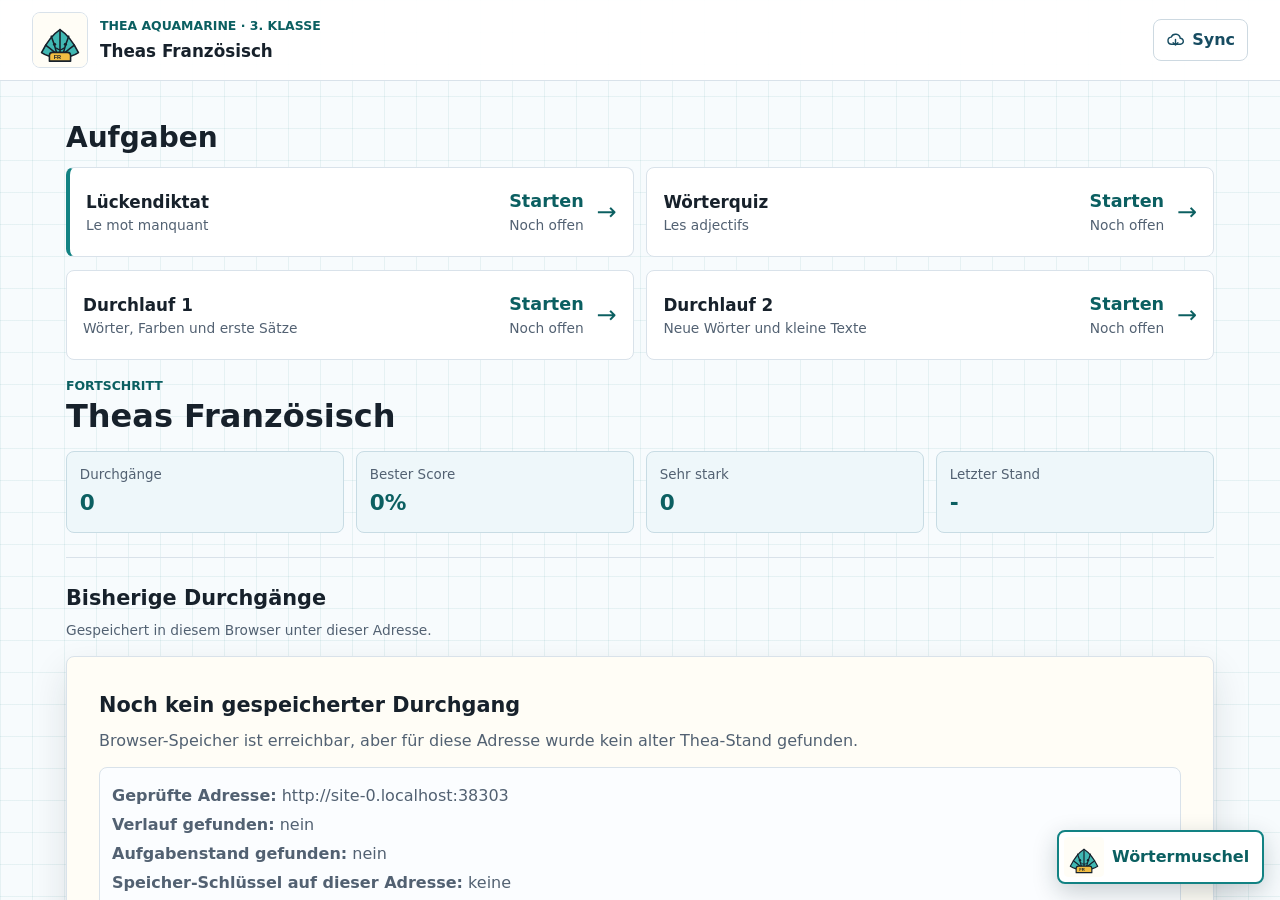
<file: docs/index.html>
<!doctype html>
<html lang="de">
  <head>
    <meta charset="utf-8">
    <meta name="viewport" content="width=device-width, initial-scale=1">
    <title>Thea Aquamarine - Französisch</title>
    <meta http-equiv="refresh" content="0; url=uebersicht.html">
    <link rel="canonical" href="uebersicht.html">
  </head>
  <body>
    <p><a href="uebersicht.html">Theas Französisch-Startseite öffnen</a></p>
  </body>
</html>
</file>
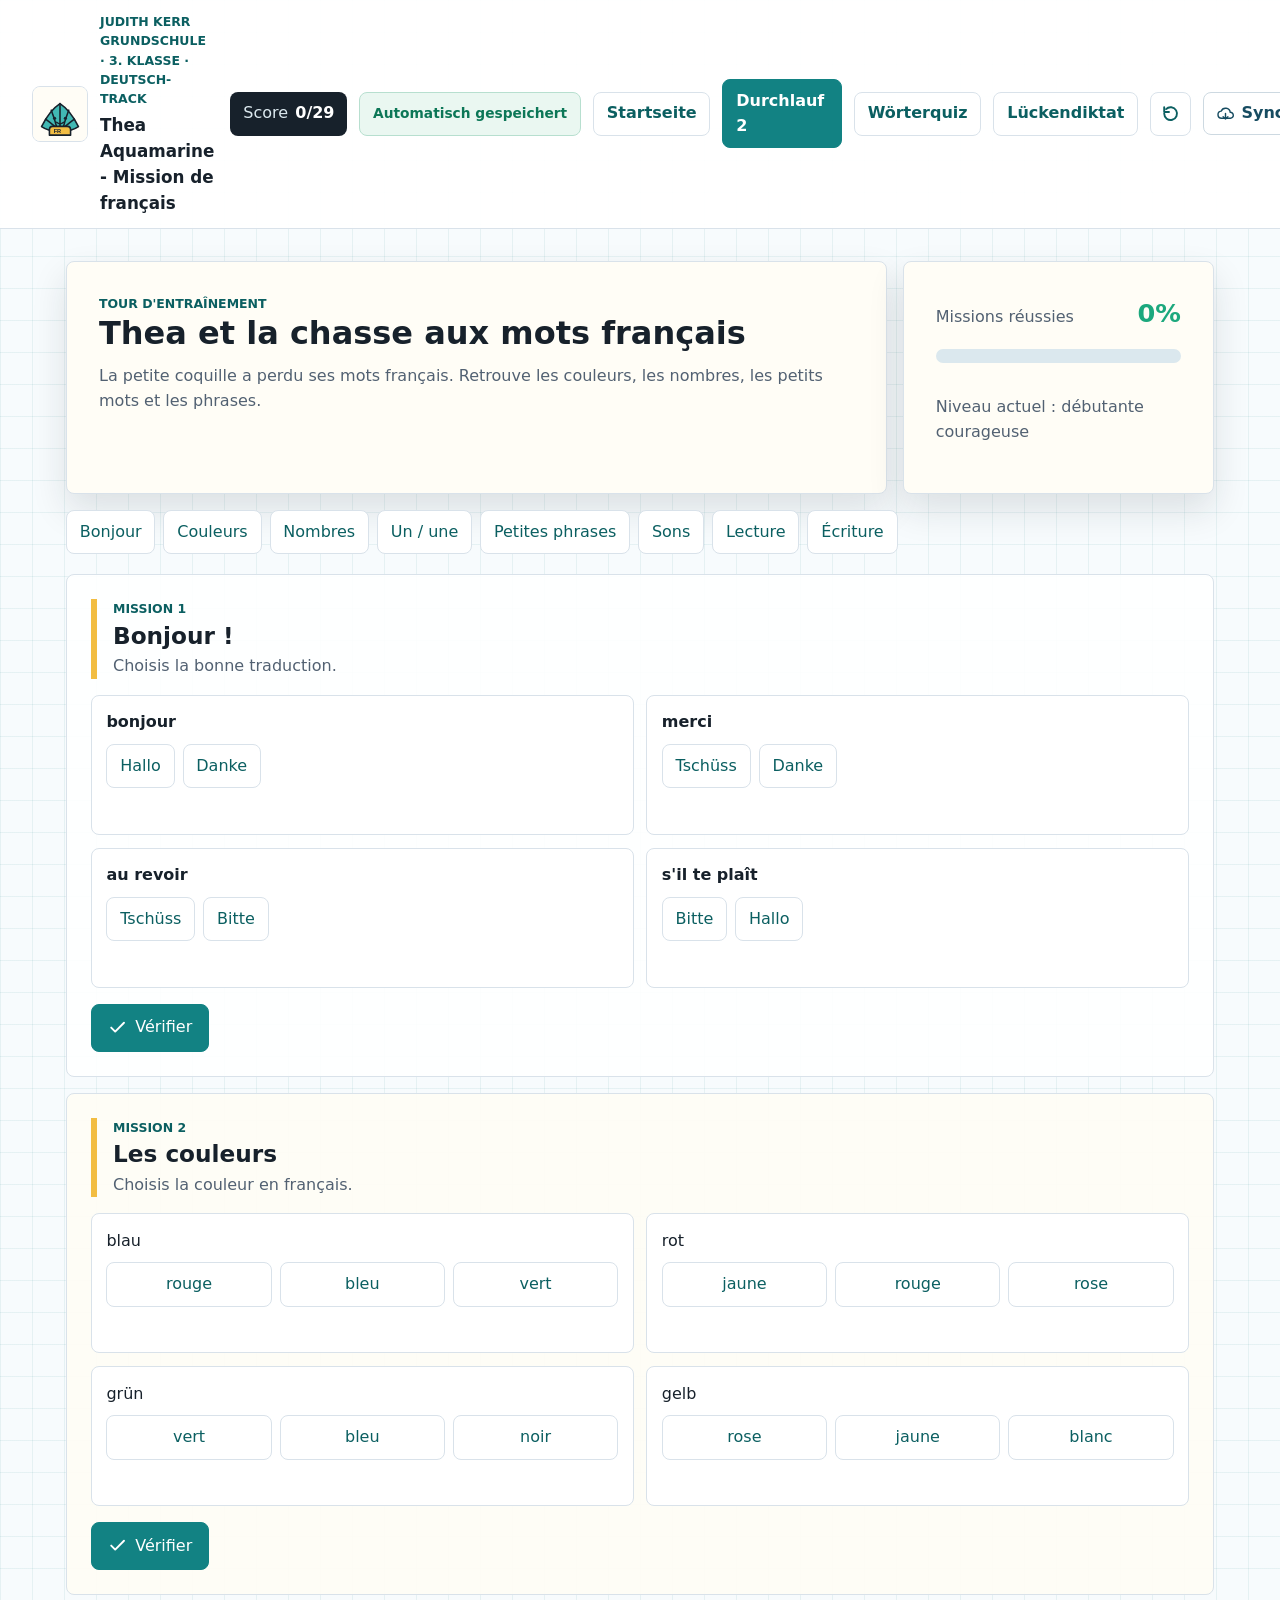
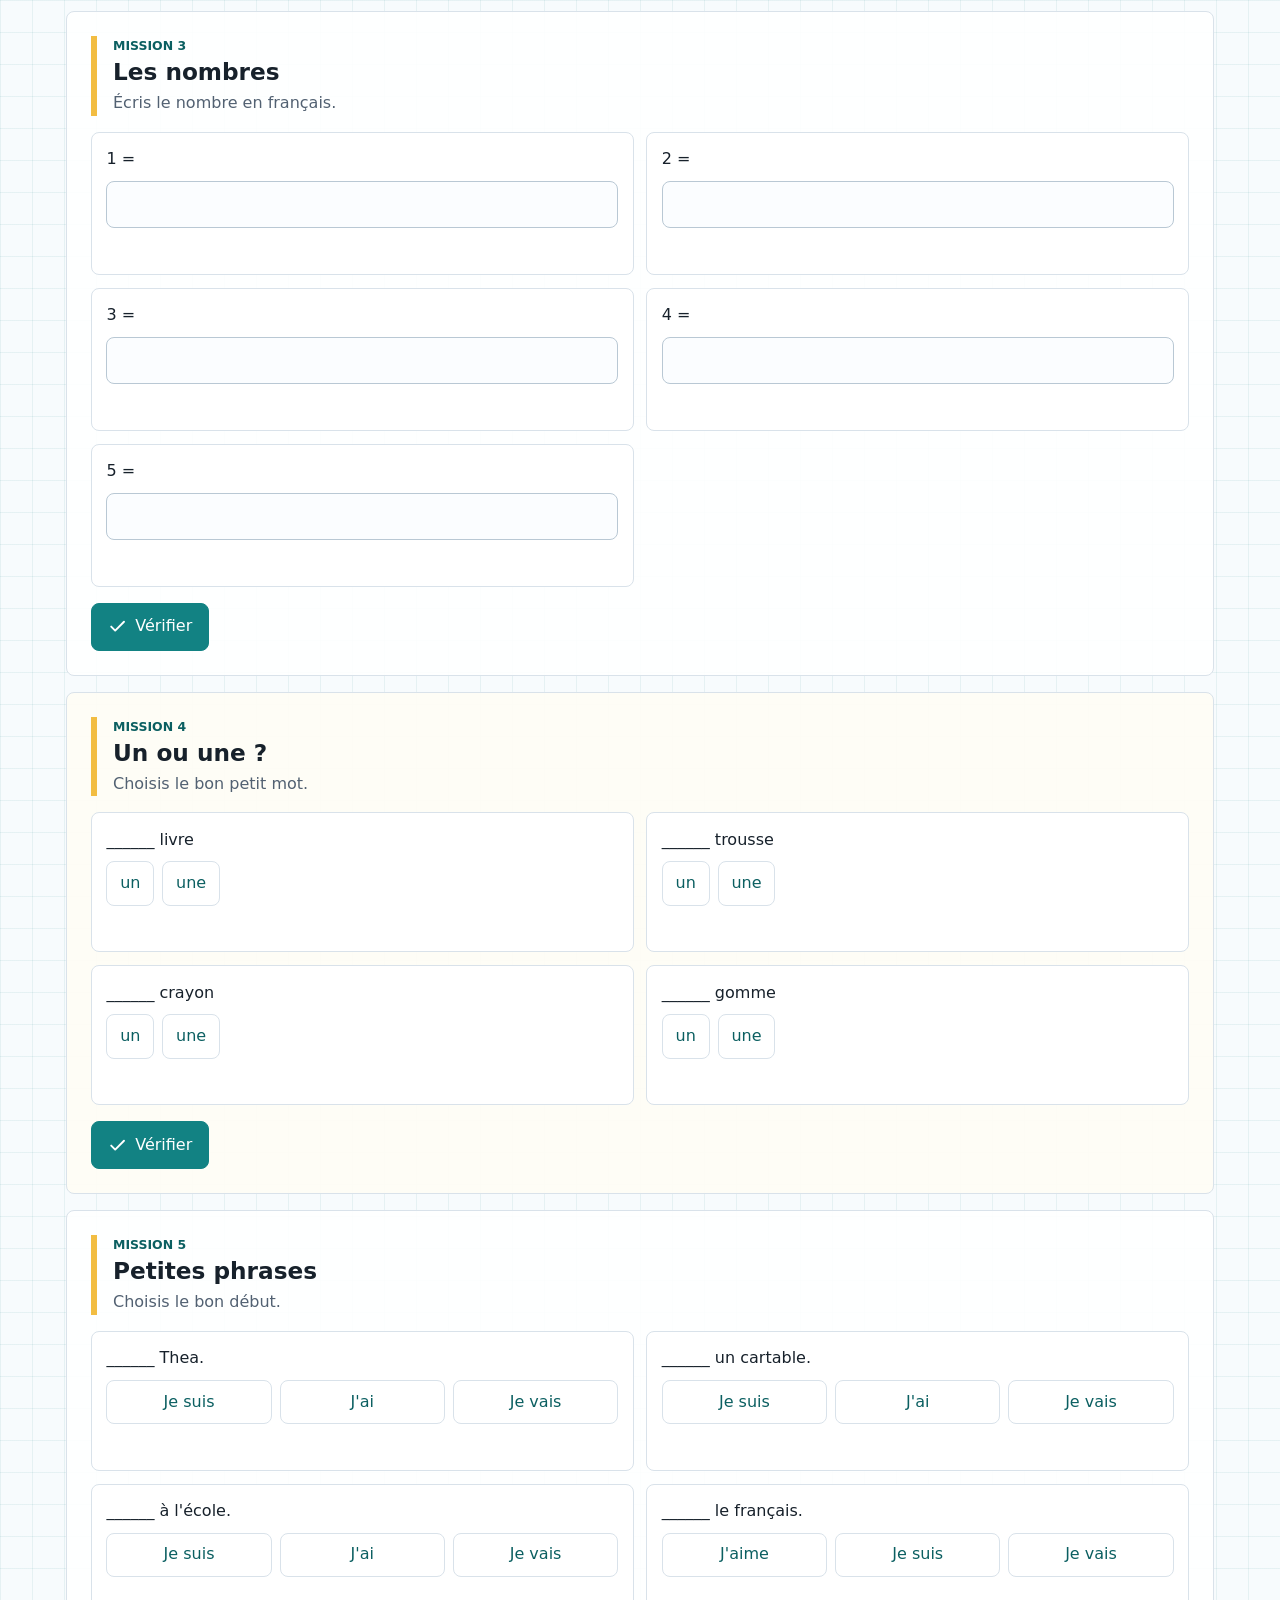
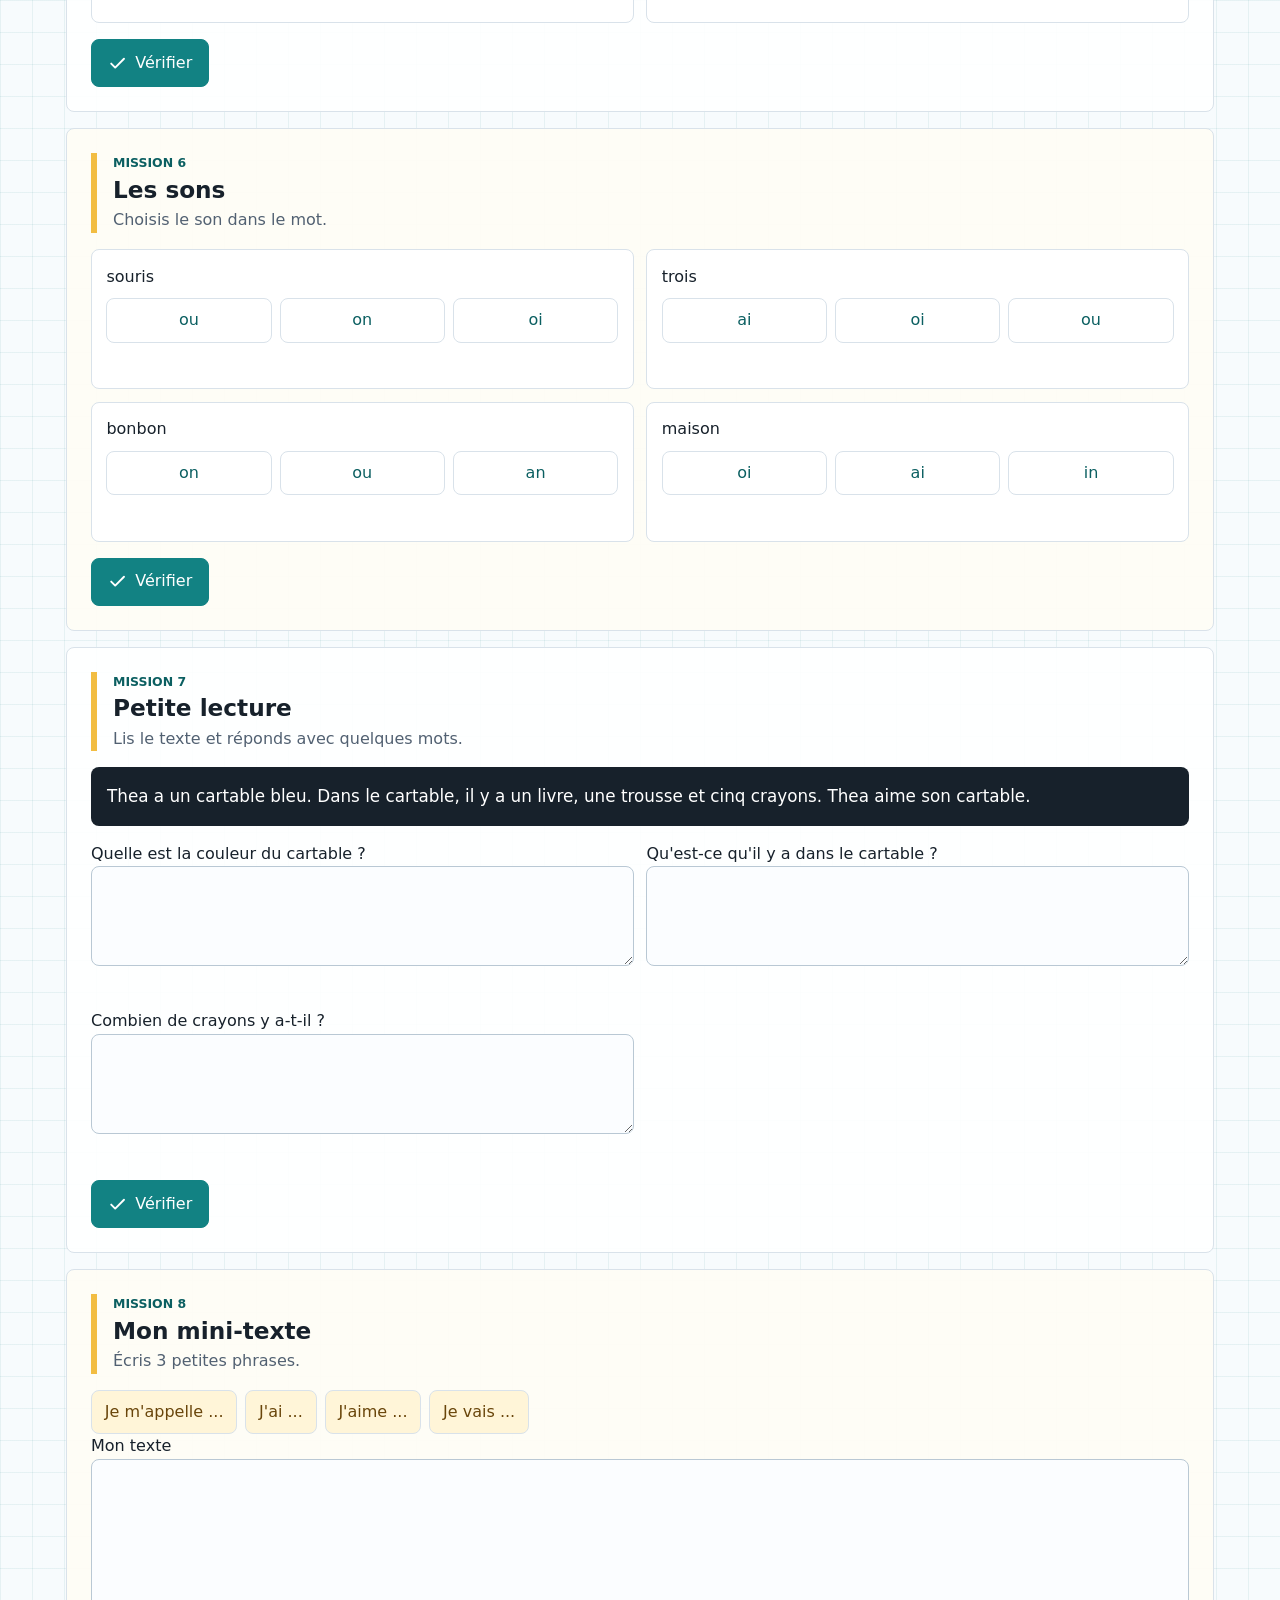
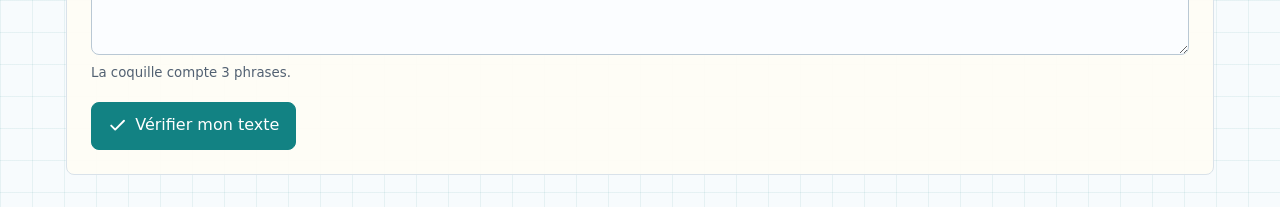
<file: docs/durchlauf-1.html>
<!doctype html>
<html lang="fr">
  <head>
    <meta charset="utf-8">
    <meta name="viewport" content="width=device-width, initial-scale=1">
    <title>Thea Aquamarine - Mission de français</title>
    <meta name="description" content="Interaktive Französisch-Übungen für Thea Aquamarine, 3. Klasse.">
    <meta name="theme-color" content="#128283">
    <meta name="apple-mobile-web-app-capable" content="yes">
    <meta name="apple-mobile-web-app-title" content="Thea Français">
    <meta name="apple-mobile-web-app-status-bar-style" content="default">
    <link rel="manifest" href="manifest.webmanifest">
    <link rel="icon" href="assets/icons/favicon-32.png?v=20260531-icon" type="image/png" sizes="32x32">
    <link rel="icon" href="assets/icons/thea-icon-192.png?v=20260531-icon" type="image/png" sizes="192x192">
    <link rel="apple-touch-icon" href="assets/icons/apple-touch-icon.png?v=20260531-icon" sizes="180x180">
    <link rel="stylesheet" href="styles.css?v=20260927-quiz">
  </head>
  <body>
    <a class="skip-link" href="#main">Aller aux exercices</a>

    <header class="topbar">
      <div class="brand">
        <img src="assets/aquamarine-shell.svg" width="56" height="56" alt="Muschel mit französischem Heft">
        <div>
          <p class="eyebrow">Judith Kerr Grundschule · 3. Klasse · Deutsch-Track</p>
          <p class="brand-title">Thea Aquamarine - Mission de français</p>
        </div>
      </div>

      <div class="top-actions">
        <div class="score-pill" aria-live="polite">
          <span>Score</span>
          <strong><span id="score">0</span>/<span id="total">0</span></strong>
        </div>
        <div class="save-status" id="saveStatus" aria-live="polite">Automatisch gespeichert</div>
        <a class="nav-link" href="uebersicht.html">Startseite</a>
        <a class="nav-link top-pdf-run-button" href="durchlauf-2.html">Durchlauf 2</a>
        <a class="nav-link" href="woerter-quiz.html">Wörterquiz</a>
        <a class="nav-link" href="lueckendiktat.html">Lückendiktat</a>
        <button class="icon-button" id="resetBtn" type="button" aria-label="Alles neu starten">
          <svg aria-hidden="true" viewBox="0 0 24 24">
            <path d="M4 12a8 8 0 1 0 2.34-5.66"/>
            <path d="M4 4v6h6"/>
          </svg>
        </button>
      </div>
    </header>

    <main id="main">
      <section class="intro-band" aria-labelledby="intro-title">
        <div class="intro-copy">
          <p class="eyebrow">Tour d'entraînement</p>
          <h1 id="intro-title">Thea et la chasse aux mots français</h1>
          <p>
            La petite coquille a perdu ses mots français. Retrouve les couleurs,
            les nombres, les petits mots et les phrases.
          </p>
        </div>

        <div class="mission-meter" aria-label="Progression">
          <div>
            <span>Missions réussies</span>
            <strong id="progressLabel">0%</strong>
          </div>
          <div class="progress-track">
            <div class="progress-fill" id="progressFill"></div>
          </div>
          <p id="rankLabel">Niveau actuel : débutante courageuse</p>
        </div>
      </section>

      <nav class="mission-nav" aria-label="Missions">
        <button type="button" data-jump="#bonjour">Bonjour</button>
        <button type="button" data-jump="#couleurs">Couleurs</button>
        <button type="button" data-jump="#nombres">Nombres</button>
        <button type="button" data-jump="#articles">Un / une</button>
        <button type="button" data-jump="#phrases">Petites phrases</button>
        <button type="button" data-jump="#sons">Sons</button>
        <button type="button" data-jump="#lecture">Lecture</button>
        <button type="button" data-jump="#ecriture">Écriture</button>
      </nav>

      <section class="mission-band" id="bonjour" aria-labelledby="bonjour-title">
        <div class="section-heading">
          <p class="eyebrow">Mission 1</p>
          <h2 id="bonjour-title">Bonjour !</h2>
          <p>Choisis la bonne traduction.</p>
        </div>

        <div class="exercise-grid compact">
          <article class="exercise choice-task" data-task data-answer="Hallo">
            <p><strong>bonjour</strong></p>
            <div class="choice-row">
              <button type="button" data-value="Hallo">Hallo</button>
              <button type="button" data-value="Danke">Danke</button>
            </div>
            <small class="feedback" aria-live="polite"></small>
          </article>

          <article class="exercise choice-task" data-task data-answer="Danke">
            <p><strong>merci</strong></p>
            <div class="choice-row">
              <button type="button" data-value="Tschüss">Tschüss</button>
              <button type="button" data-value="Danke">Danke</button>
            </div>
            <small class="feedback" aria-live="polite"></small>
          </article>

          <article class="exercise choice-task" data-task data-answer="Tschüss">
            <p><strong>au revoir</strong></p>
            <div class="choice-row">
              <button type="button" data-value="Tschüss">Tschüss</button>
              <button type="button" data-value="Bitte">Bitte</button>
            </div>
            <small class="feedback" aria-live="polite"></small>
          </article>

          <article class="exercise choice-task" data-task data-answer="Bitte">
            <p><strong>s'il te plaît</strong></p>
            <div class="choice-row">
              <button type="button" data-value="Bitte">Bitte</button>
              <button type="button" data-value="Hallo">Hallo</button>
            </div>
            <small class="feedback" aria-live="polite"></small>
          </article>
        </div>

        <button class="check-button" type="button" data-check="#bonjour">
          <svg aria-hidden="true" viewBox="0 0 24 24"><path d="m20 6-11 11-5-5"/></svg>
          Vérifier
        </button>
      </section>

      <section class="mission-band alt" id="couleurs" aria-labelledby="couleurs-title">
        <div class="section-heading">
          <p class="eyebrow">Mission 2</p>
          <h2 id="couleurs-title">Les couleurs</h2>
          <p>Choisis la couleur en français.</p>
        </div>

        <div class="exercise-grid compact">
          <article class="exercise choice-task" data-task data-answer="bleu">
            <p>blau</p>
            <div class="choice-row triple">
              <button type="button" data-value="rouge">rouge</button>
              <button type="button" data-value="bleu">bleu</button>
              <button type="button" data-value="vert">vert</button>
            </div>
            <small class="feedback" aria-live="polite"></small>
          </article>

          <article class="exercise choice-task" data-task data-answer="rouge">
            <p>rot</p>
            <div class="choice-row triple">
              <button type="button" data-value="jaune">jaune</button>
              <button type="button" data-value="rouge">rouge</button>
              <button type="button" data-value="rose">rose</button>
            </div>
            <small class="feedback" aria-live="polite"></small>
          </article>

          <article class="exercise choice-task" data-task data-answer="vert">
            <p>grün</p>
            <div class="choice-row triple">
              <button type="button" data-value="vert">vert</button>
              <button type="button" data-value="bleu">bleu</button>
              <button type="button" data-value="noir">noir</button>
            </div>
            <small class="feedback" aria-live="polite"></small>
          </article>

          <article class="exercise choice-task" data-task data-answer="jaune">
            <p>gelb</p>
            <div class="choice-row triple">
              <button type="button" data-value="rose">rose</button>
              <button type="button" data-value="jaune">jaune</button>
              <button type="button" data-value="blanc">blanc</button>
            </div>
            <small class="feedback" aria-live="polite"></small>
          </article>
        </div>

        <button class="check-button" type="button" data-check="#couleurs">
          <svg aria-hidden="true" viewBox="0 0 24 24"><path d="m20 6-11 11-5-5"/></svg>
          Vérifier
        </button>
      </section>

      <section class="mission-band" id="nombres" aria-labelledby="nombres-title">
        <div class="section-heading">
          <p class="eyebrow">Mission 3</p>
          <h2 id="nombres-title">Les nombres</h2>
          <p>Écris le nombre en français.</p>
        </div>

        <div class="exercise-grid">
          <label class="exercise" data-task data-answer="un"><span>1 =</span><input type="text"><small class="feedback" aria-live="polite"></small></label>
          <label class="exercise" data-task data-answer="deux"><span>2 =</span><input type="text"><small class="feedback" aria-live="polite"></small></label>
          <label class="exercise" data-task data-answer="trois"><span>3 =</span><input type="text"><small class="feedback" aria-live="polite"></small></label>
          <label class="exercise" data-task data-answer="quatre"><span>4 =</span><input type="text"><small class="feedback" aria-live="polite"></small></label>
          <label class="exercise" data-task data-answer="cinq"><span>5 =</span><input type="text"><small class="feedback" aria-live="polite"></small></label>
        </div>

        <button class="check-button" type="button" data-check="#nombres">
          <svg aria-hidden="true" viewBox="0 0 24 24"><path d="m20 6-11 11-5-5"/></svg>
          Vérifier
        </button>
      </section>

      <section class="mission-band alt" id="articles" aria-labelledby="articles-title">
        <div class="section-heading">
          <p class="eyebrow">Mission 4</p>
          <h2 id="articles-title">Un ou une ?</h2>
          <p>Choisis le bon petit mot.</p>
        </div>

        <div class="exercise-grid compact">
          <article class="exercise choice-task" data-task data-answer="un"><p>______ livre</p><div class="choice-row"><button type="button" data-value="un">un</button><button type="button" data-value="une">une</button></div><small class="feedback" aria-live="polite"></small></article>
          <article class="exercise choice-task" data-task data-answer="une"><p>______ trousse</p><div class="choice-row"><button type="button" data-value="un">un</button><button type="button" data-value="une">une</button></div><small class="feedback" aria-live="polite"></small></article>
          <article class="exercise choice-task" data-task data-answer="un"><p>______ crayon</p><div class="choice-row"><button type="button" data-value="un">un</button><button type="button" data-value="une">une</button></div><small class="feedback" aria-live="polite"></small></article>
          <article class="exercise choice-task" data-task data-answer="une"><p>______ gomme</p><div class="choice-row"><button type="button" data-value="un">un</button><button type="button" data-value="une">une</button></div><small class="feedback" aria-live="polite"></small></article>
        </div>

        <button class="check-button" type="button" data-check="#articles">
          <svg aria-hidden="true" viewBox="0 0 24 24"><path d="m20 6-11 11-5-5"/></svg>
          Vérifier
        </button>
      </section>

      <section class="mission-band" id="phrases" aria-labelledby="phrases-title">
        <div class="section-heading">
          <p class="eyebrow">Mission 5</p>
          <h2 id="phrases-title">Petites phrases</h2>
          <p>Choisis le bon début.</p>
        </div>

        <div class="exercise-grid compact">
          <article class="exercise choice-task" data-task data-answer="Je suis"><p>______ Thea.</p><div class="choice-row triple"><button type="button" data-value="Je suis">Je suis</button><button type="button" data-value="J'ai">J'ai</button><button type="button" data-value="Je vais">Je vais</button></div><small class="feedback" aria-live="polite"></small></article>
          <article class="exercise choice-task" data-task data-answer="J'ai"><p>______ un cartable.</p><div class="choice-row triple"><button type="button" data-value="Je suis">Je suis</button><button type="button" data-value="J'ai">J'ai</button><button type="button" data-value="Je vais">Je vais</button></div><small class="feedback" aria-live="polite"></small></article>
          <article class="exercise choice-task" data-task data-answer="Je vais"><p>______ à l'école.</p><div class="choice-row triple"><button type="button" data-value="Je suis">Je suis</button><button type="button" data-value="J'ai">J'ai</button><button type="button" data-value="Je vais">Je vais</button></div><small class="feedback" aria-live="polite"></small></article>
          <article class="exercise choice-task" data-task data-answer="J'aime"><p>______ le français.</p><div class="choice-row triple"><button type="button" data-value="J'aime">J'aime</button><button type="button" data-value="Je suis">Je suis</button><button type="button" data-value="Je vais">Je vais</button></div><small class="feedback" aria-live="polite"></small></article>
        </div>

        <button class="check-button" type="button" data-check="#phrases">
          <svg aria-hidden="true" viewBox="0 0 24 24"><path d="m20 6-11 11-5-5"/></svg>
          Vérifier
        </button>
      </section>

      <section class="mission-band alt" id="sons" aria-labelledby="sons-title">
        <div class="section-heading">
          <p class="eyebrow">Mission 6</p>
          <h2 id="sons-title">Les sons</h2>
          <p>Choisis le son dans le mot.</p>
        </div>

        <div class="exercise-grid compact">
          <article class="exercise choice-task" data-task data-answer="ou"><p>souris</p><div class="choice-row triple"><button type="button" data-value="ou">ou</button><button type="button" data-value="on">on</button><button type="button" data-value="oi">oi</button></div><small class="feedback" aria-live="polite"></small></article>
          <article class="exercise choice-task" data-task data-answer="oi"><p>trois</p><div class="choice-row triple"><button type="button" data-value="ai">ai</button><button type="button" data-value="oi">oi</button><button type="button" data-value="ou">ou</button></div><small class="feedback" aria-live="polite"></small></article>
          <article class="exercise choice-task" data-task data-answer="on"><p>bonbon</p><div class="choice-row triple"><button type="button" data-value="on">on</button><button type="button" data-value="ou">ou</button><button type="button" data-value="an">an</button></div><small class="feedback" aria-live="polite"></small></article>
          <article class="exercise choice-task" data-task data-answer="ai"><p>maison</p><div class="choice-row triple"><button type="button" data-value="oi">oi</button><button type="button" data-value="ai">ai</button><button type="button" data-value="in">in</button></div><small class="feedback" aria-live="polite"></small></article>
        </div>

        <button class="check-button" type="button" data-check="#sons">
          <svg aria-hidden="true" viewBox="0 0 24 24"><path d="m20 6-11 11-5-5"/></svg>
          Vérifier
        </button>
      </section>

      <section class="mission-band" id="lecture" aria-labelledby="lecture-title">
        <div class="section-heading">
          <p class="eyebrow">Mission 7</p>
          <h2 id="lecture-title">Petite lecture</h2>
          <p>Lis le texte et réponds avec quelques mots.</p>
        </div>

        <blockquote class="reading">
          Thea a un cartable bleu. Dans le cartable, il y a un livre, une
          trousse et cinq crayons. Thea aime son cartable.
        </blockquote>

        <div class="writing-grid">
          <label class="long-answer" data-task data-keywords="bleu">
            Quelle est la couleur du cartable ?
            <textarea rows="2"></textarea>
            <small class="feedback" aria-live="polite"></small>
          </label>
          <label class="long-answer" data-task data-keywords="livre,trousse,crayons">
            Qu'est-ce qu'il y a dans le cartable ?
            <textarea rows="2"></textarea>
            <small class="feedback" aria-live="polite"></small>
          </label>
          <label class="long-answer" data-task data-keywords="cinq|5">
            Combien de crayons y a-t-il ?
            <textarea rows="2"></textarea>
            <small class="feedback" aria-live="polite"></small>
          </label>
        </div>

        <button class="check-button" type="button" data-check="#lecture">
          <svg aria-hidden="true" viewBox="0 0 24 24"><path d="m20 6-11 11-5-5"/></svg>
          Vérifier
        </button>
      </section>

      <section class="mission-band alt" id="ecriture" aria-labelledby="ecriture-title">
        <div class="section-heading">
          <p class="eyebrow">Mission 8</p>
          <h2 id="ecriture-title">Mon mini-texte</h2>
          <p>Écris 3 petites phrases.</p>
        </div>

        <div class="word-bank" aria-label="Mots utiles">
          <span>Je m'appelle ...</span>
          <span>J'ai ...</span>
          <span>J'aime ...</span>
          <span>Je vais ...</span>
        </div>

        <label class="future-writing" data-writing-task>
          Mon texte
          <textarea id="writingText" rows="7" aria-describedby="writingHelp"></textarea>
          <small id="writingHelp" class="feedback" aria-live="polite">La coquille compte 3 phrases.</small>
        </label>

        <button class="check-button" id="checkWritingBtn" type="button">
          <svg aria-hidden="true" viewBox="0 0 24 24"><path d="m20 6-11 11-5-5"/></svg>
          Vérifier mon texte
        </button>
      </section>
    </main>

    <div class="toast" id="toast" role="status" aria-live="polite"></div>

    <script src="school-sync.js?v=20261005-devicebackup1" data-profile="thea" data-apps="app.js?v=20260601-round2"></script>
  </body>
</html>
</file>
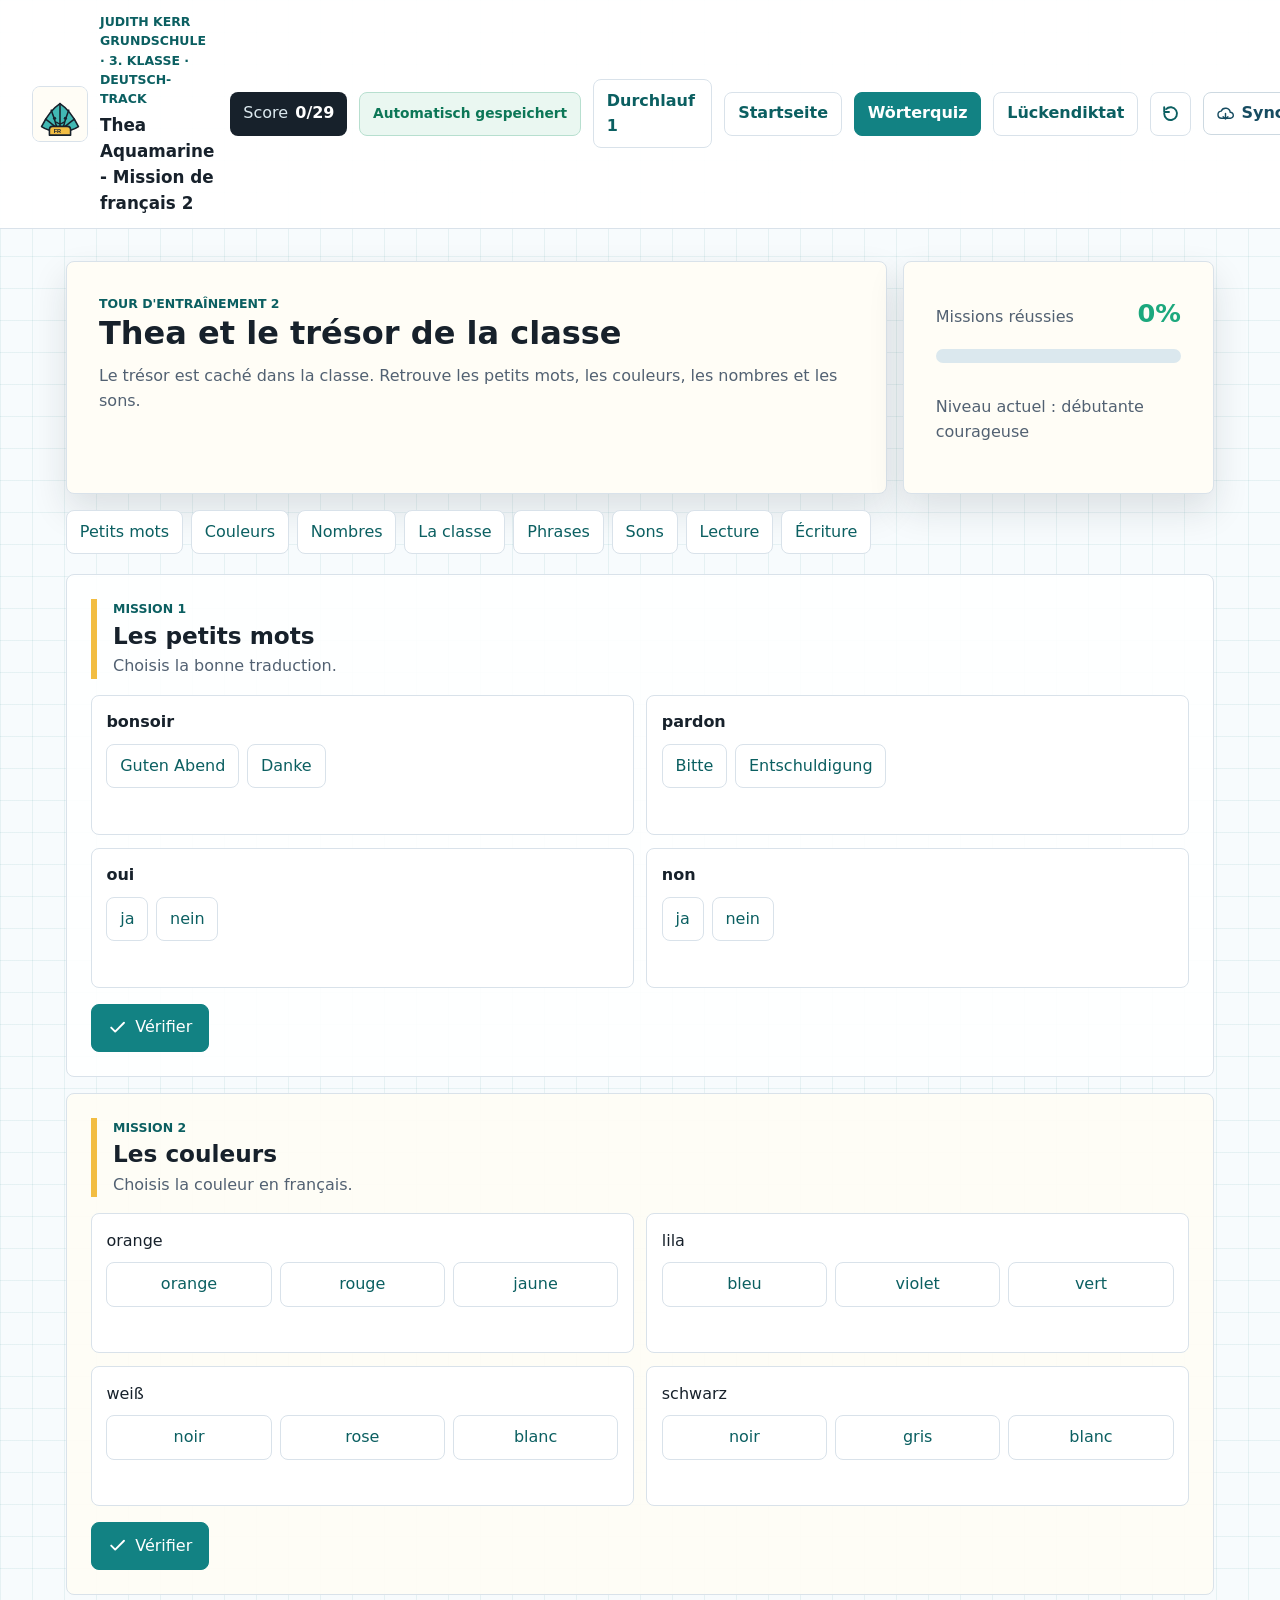
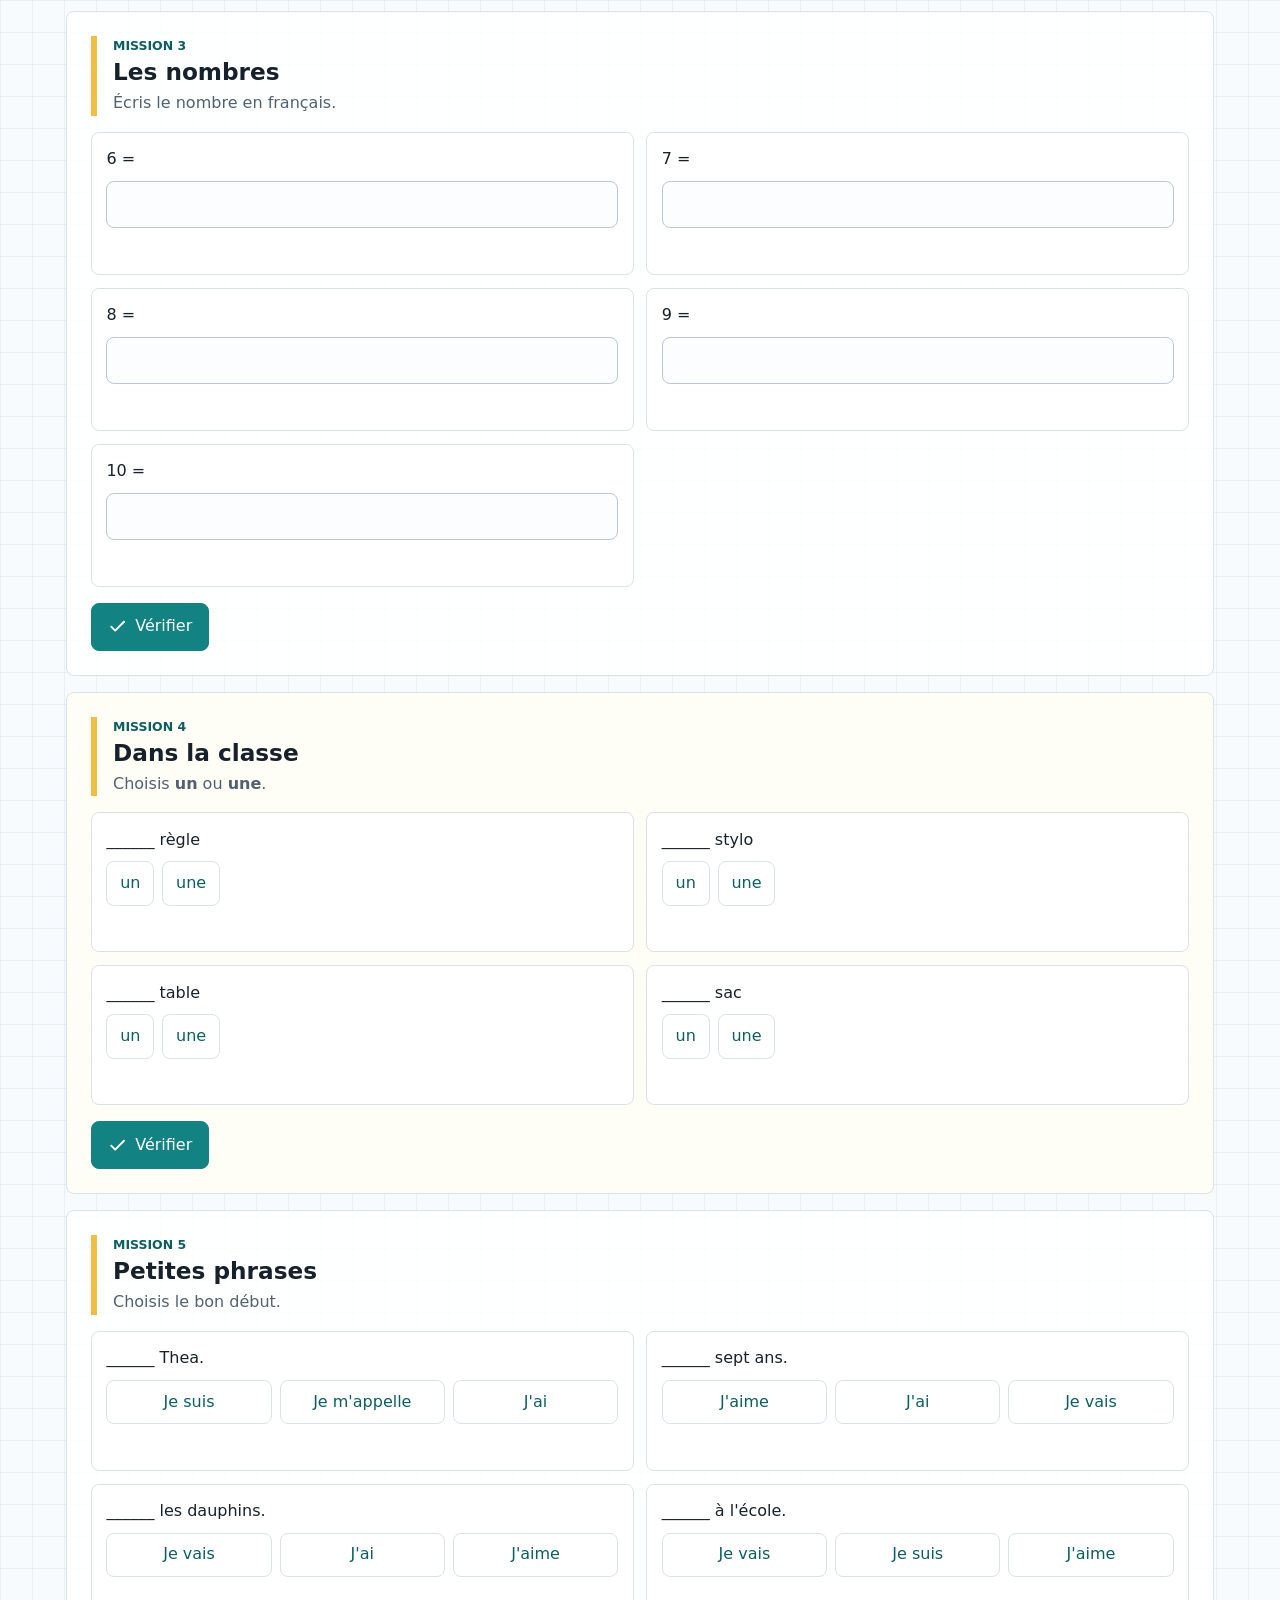
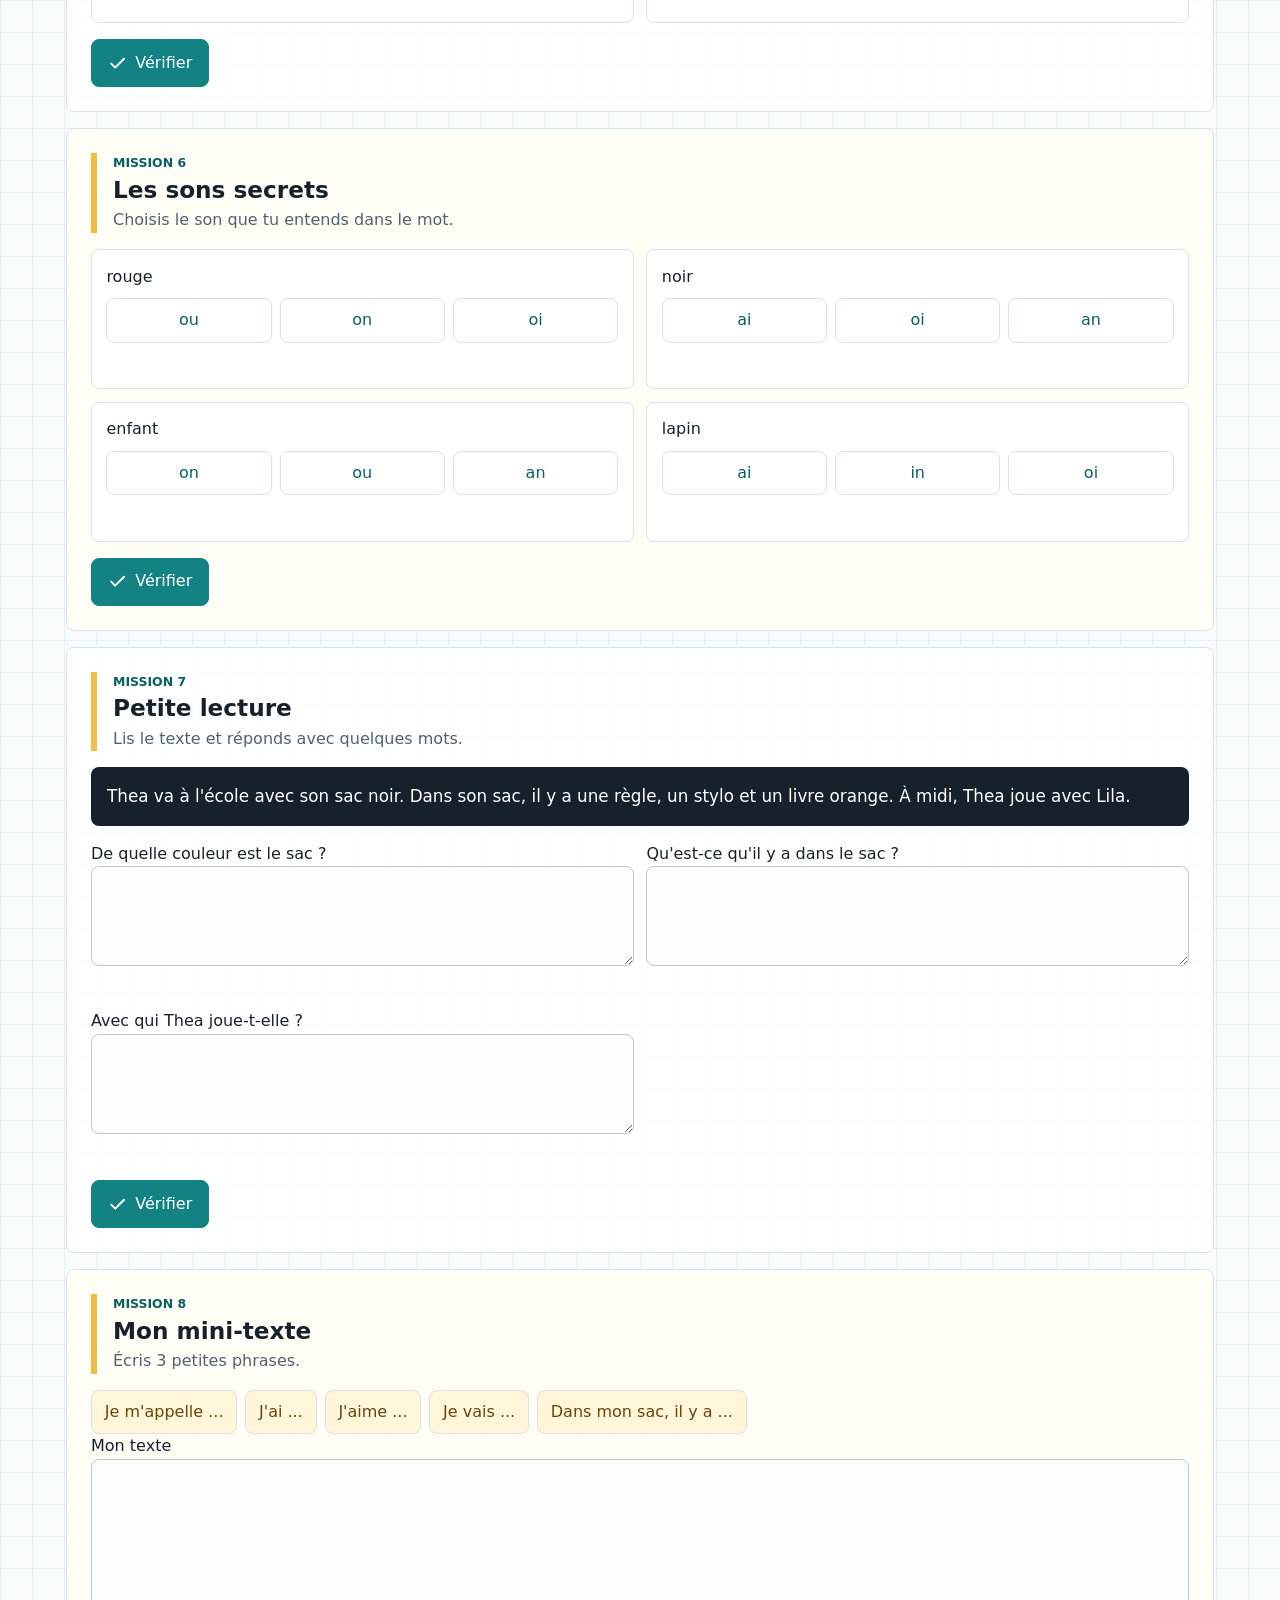
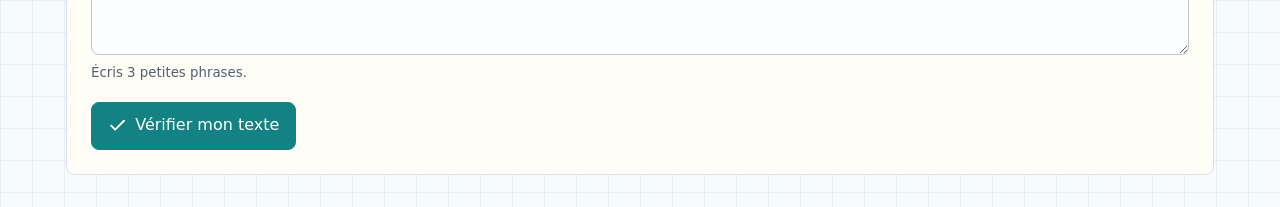
<file: docs/durchlauf-2.html>
<!doctype html>
<html lang="fr">
  <head>
    <meta charset="utf-8">
    <meta name="viewport" content="width=device-width, initial-scale=1">
    <title>Thea Aquamarine - Mission de français 2</title>
    <meta name="description" content="Zweiter interaktiver Französisch-Durchlauf für Thea Aquamarine, 3. Klasse.">
    <meta name="theme-color" content="#128283">
    <meta name="apple-mobile-web-app-capable" content="yes">
    <meta name="apple-mobile-web-app-title" content="Thea Français">
    <meta name="apple-mobile-web-app-status-bar-style" content="default">
    <link rel="manifest" href="manifest.webmanifest">
    <link rel="icon" href="assets/icons/favicon-32.png?v=20260531-icon" type="image/png" sizes="32x32">
    <link rel="icon" href="assets/icons/thea-icon-192.png?v=20260531-icon" type="image/png" sizes="192x192">
    <link rel="apple-touch-icon" href="assets/icons/apple-touch-icon.png?v=20260531-icon" sizes="180x180">
    <link rel="stylesheet" href="styles.css?v=20260927-quiz">
  </head>
  <body>
    <a class="skip-link" href="#main">Aller aux exercices</a>

    <header class="topbar">
      <div class="brand">
        <img src="assets/aquamarine-shell.svg" width="56" height="56" alt="Muschel mit französischem Heft">
        <div>
          <p class="eyebrow">Judith Kerr Grundschule · 3. Klasse · Deutsch-Track</p>
          <p class="brand-title">Thea Aquamarine - Mission de français 2</p>
        </div>
      </div>

      <div class="top-actions">
        <div class="score-pill" aria-live="polite">
          <span>Score</span>
          <strong><span id="score">0</span>/<span id="total">0</span></strong>
        </div>
        <div class="save-status" id="saveStatus" aria-live="polite">Automatisch gespeichert</div>
        <a class="nav-link" href="durchlauf-1.html">Durchlauf 1</a>
        <a class="nav-link" href="uebersicht.html">Startseite</a>
        <a class="nav-link top-pdf-run-button" href="woerter-quiz.html">Wörterquiz</a>
        <a class="nav-link" href="lueckendiktat.html">Lückendiktat</a>
        <button class="icon-button" id="resetBtn" type="button" aria-label="Alles neu starten">
          <svg aria-hidden="true" viewBox="0 0 24 24">
            <path d="M4 12a8 8 0 1 0 2.34-5.66"/>
            <path d="M4 4v6h6"/>
          </svg>
        </button>
      </div>
    </header>

    <main id="main">
      <section class="intro-band" aria-labelledby="intro-title">
        <div class="intro-copy">
          <p class="eyebrow">Tour d'entraînement 2</p>
          <h1 id="intro-title">Thea et le trésor de la classe</h1>
          <p>
            Le trésor est caché dans la classe. Retrouve les petits mots,
            les couleurs, les nombres et les sons.
          </p>
        </div>

        <div class="mission-meter" aria-label="Progression">
          <div>
            <span>Missions réussies</span>
            <strong id="progressLabel">0%</strong>
          </div>
          <div class="progress-track">
            <div class="progress-fill" id="progressFill"></div>
          </div>
          <p id="rankLabel">Niveau actuel : débutante courageuse</p>
        </div>
      </section>

      <nav class="mission-nav" aria-label="Missions">
        <button type="button" data-jump="#petits-mots">Petits mots</button>
        <button type="button" data-jump="#couleurs">Couleurs</button>
        <button type="button" data-jump="#nombres">Nombres</button>
        <button type="button" data-jump="#classe">La classe</button>
        <button type="button" data-jump="#phrases">Phrases</button>
        <button type="button" data-jump="#sons">Sons</button>
        <button type="button" data-jump="#lecture">Lecture</button>
        <button type="button" data-jump="#ecriture">Écriture</button>
      </nav>

      <section class="mission-band" id="petits-mots" aria-labelledby="petits-mots-title">
        <div class="section-heading">
          <p class="eyebrow">Mission 1</p>
          <h2 id="petits-mots-title">Les petits mots</h2>
          <p>Choisis la bonne traduction.</p>
        </div>

        <div class="exercise-grid compact">
          <article class="exercise choice-task" data-task data-answer="Guten Abend">
            <p><strong>bonsoir</strong></p>
            <div class="choice-row">
              <button type="button" data-value="Guten Abend">Guten Abend</button>
              <button type="button" data-value="Danke">Danke</button>
            </div>
            <small class="feedback" aria-live="polite"></small>
          </article>

          <article class="exercise choice-task" data-task data-answer="Entschuldigung">
            <p><strong>pardon</strong></p>
            <div class="choice-row">
              <button type="button" data-value="Bitte">Bitte</button>
              <button type="button" data-value="Entschuldigung">Entschuldigung</button>
            </div>
            <small class="feedback" aria-live="polite"></small>
          </article>

          <article class="exercise choice-task" data-task data-answer="ja">
            <p><strong>oui</strong></p>
            <div class="choice-row">
              <button type="button" data-value="ja">ja</button>
              <button type="button" data-value="nein">nein</button>
            </div>
            <small class="feedback" aria-live="polite"></small>
          </article>

          <article class="exercise choice-task" data-task data-answer="nein">
            <p><strong>non</strong></p>
            <div class="choice-row">
              <button type="button" data-value="ja">ja</button>
              <button type="button" data-value="nein">nein</button>
            </div>
            <small class="feedback" aria-live="polite"></small>
          </article>
        </div>

        <button class="check-button" type="button" data-check="#petits-mots">
          <svg aria-hidden="true" viewBox="0 0 24 24"><path d="m20 6-11 11-5-5"/></svg>
          Vérifier
        </button>
      </section>

      <section class="mission-band alt" id="couleurs" aria-labelledby="couleurs-title">
        <div class="section-heading">
          <p class="eyebrow">Mission 2</p>
          <h2 id="couleurs-title">Les couleurs</h2>
          <p>Choisis la couleur en français.</p>
        </div>

        <div class="exercise-grid compact">
          <article class="exercise choice-task" data-task data-answer="orange">
            <p>orange</p>
            <div class="choice-row triple">
              <button type="button" data-value="orange">orange</button>
              <button type="button" data-value="rouge">rouge</button>
              <button type="button" data-value="jaune">jaune</button>
            </div>
            <small class="feedback" aria-live="polite"></small>
          </article>

          <article class="exercise choice-task" data-task data-answer="violet">
            <p>lila</p>
            <div class="choice-row triple">
              <button type="button" data-value="bleu">bleu</button>
              <button type="button" data-value="violet">violet</button>
              <button type="button" data-value="vert">vert</button>
            </div>
            <small class="feedback" aria-live="polite"></small>
          </article>

          <article class="exercise choice-task" data-task data-answer="blanc">
            <p>weiß</p>
            <div class="choice-row triple">
              <button type="button" data-value="noir">noir</button>
              <button type="button" data-value="rose">rose</button>
              <button type="button" data-value="blanc">blanc</button>
            </div>
            <small class="feedback" aria-live="polite"></small>
          </article>

          <article class="exercise choice-task" data-task data-answer="noir">
            <p>schwarz</p>
            <div class="choice-row triple">
              <button type="button" data-value="noir">noir</button>
              <button type="button" data-value="gris">gris</button>
              <button type="button" data-value="blanc">blanc</button>
            </div>
            <small class="feedback" aria-live="polite"></small>
          </article>
        </div>

        <button class="check-button" type="button" data-check="#couleurs">
          <svg aria-hidden="true" viewBox="0 0 24 24"><path d="m20 6-11 11-5-5"/></svg>
          Vérifier
        </button>
      </section>

      <section class="mission-band" id="nombres" aria-labelledby="nombres-title">
        <div class="section-heading">
          <p class="eyebrow">Mission 3</p>
          <h2 id="nombres-title">Les nombres</h2>
          <p>Écris le nombre en français.</p>
        </div>

        <div class="exercise-grid">
          <label class="exercise" data-task data-answer="six"><span>6 =</span><input type="text"><small class="feedback" aria-live="polite"></small></label>
          <label class="exercise" data-task data-answer="sept"><span>7 =</span><input type="text"><small class="feedback" aria-live="polite"></small></label>
          <label class="exercise" data-task data-answer="huit"><span>8 =</span><input type="text"><small class="feedback" aria-live="polite"></small></label>
          <label class="exercise" data-task data-answer="neuf"><span>9 =</span><input type="text"><small class="feedback" aria-live="polite"></small></label>
          <label class="exercise" data-task data-answer="dix"><span>10 =</span><input type="text"><small class="feedback" aria-live="polite"></small></label>
        </div>

        <button class="check-button" type="button" data-check="#nombres">
          <svg aria-hidden="true" viewBox="0 0 24 24"><path d="m20 6-11 11-5-5"/></svg>
          Vérifier
        </button>
      </section>

      <section class="mission-band alt" id="classe" aria-labelledby="classe-title">
        <div class="section-heading">
          <p class="eyebrow">Mission 4</p>
          <h2 id="classe-title">Dans la classe</h2>
          <p>Choisis <strong>un</strong> ou <strong>une</strong>.</p>
        </div>

        <div class="exercise-grid compact">
          <article class="exercise choice-task" data-task data-answer="une"><p>______ règle</p><div class="choice-row"><button type="button" data-value="un">un</button><button type="button" data-value="une">une</button></div><small class="feedback" aria-live="polite"></small></article>
          <article class="exercise choice-task" data-task data-answer="un"><p>______ stylo</p><div class="choice-row"><button type="button" data-value="un">un</button><button type="button" data-value="une">une</button></div><small class="feedback" aria-live="polite"></small></article>
          <article class="exercise choice-task" data-task data-answer="une"><p>______ table</p><div class="choice-row"><button type="button" data-value="un">un</button><button type="button" data-value="une">une</button></div><small class="feedback" aria-live="polite"></small></article>
          <article class="exercise choice-task" data-task data-answer="un"><p>______ sac</p><div class="choice-row"><button type="button" data-value="un">un</button><button type="button" data-value="une">une</button></div><small class="feedback" aria-live="polite"></small></article>
        </div>

        <button class="check-button" type="button" data-check="#classe">
          <svg aria-hidden="true" viewBox="0 0 24 24"><path d="m20 6-11 11-5-5"/></svg>
          Vérifier
        </button>
      </section>

      <section class="mission-band" id="phrases" aria-labelledby="phrases-title">
        <div class="section-heading">
          <p class="eyebrow">Mission 5</p>
          <h2 id="phrases-title">Petites phrases</h2>
          <p>Choisis le bon début.</p>
        </div>

        <div class="exercise-grid compact">
          <article class="exercise choice-task" data-task data-answer="Je m'appelle"><p>______ Thea.</p><div class="choice-row triple"><button type="button" data-value="Je suis">Je suis</button><button type="button" data-value="Je m'appelle">Je m'appelle</button><button type="button" data-value="J'ai">J'ai</button></div><small class="feedback" aria-live="polite"></small></article>
          <article class="exercise choice-task" data-task data-answer="J'ai"><p>______ sept ans.</p><div class="choice-row triple"><button type="button" data-value="J'aime">J'aime</button><button type="button" data-value="J'ai">J'ai</button><button type="button" data-value="Je vais">Je vais</button></div><small class="feedback" aria-live="polite"></small></article>
          <article class="exercise choice-task" data-task data-answer="J'aime"><p>______ les dauphins.</p><div class="choice-row triple"><button type="button" data-value="Je vais">Je vais</button><button type="button" data-value="J'ai">J'ai</button><button type="button" data-value="J'aime">J'aime</button></div><small class="feedback" aria-live="polite"></small></article>
          <article class="exercise choice-task" data-task data-answer="Je vais"><p>______ à l'école.</p><div class="choice-row triple"><button type="button" data-value="Je vais">Je vais</button><button type="button" data-value="Je suis">Je suis</button><button type="button" data-value="J'aime">J'aime</button></div><small class="feedback" aria-live="polite"></small></article>
        </div>

        <button class="check-button" type="button" data-check="#phrases">
          <svg aria-hidden="true" viewBox="0 0 24 24"><path d="m20 6-11 11-5-5"/></svg>
          Vérifier
        </button>
      </section>

      <section class="mission-band alt" id="sons" aria-labelledby="sons-title">
        <div class="section-heading">
          <p class="eyebrow">Mission 6</p>
          <h2 id="sons-title">Les sons secrets</h2>
          <p>Choisis le son que tu entends dans le mot.</p>
        </div>

        <div class="exercise-grid compact">
          <article class="exercise choice-task" data-task data-answer="ou"><p>rouge</p><div class="choice-row triple"><button type="button" data-value="ou">ou</button><button type="button" data-value="on">on</button><button type="button" data-value="oi">oi</button></div><small class="feedback" aria-live="polite"></small></article>
          <article class="exercise choice-task" data-task data-answer="oi"><p>noir</p><div class="choice-row triple"><button type="button" data-value="ai">ai</button><button type="button" data-value="oi">oi</button><button type="button" data-value="an">an</button></div><small class="feedback" aria-live="polite"></small></article>
          <article class="exercise choice-task" data-task data-answer="an"><p>enfant</p><div class="choice-row triple"><button type="button" data-value="on">on</button><button type="button" data-value="ou">ou</button><button type="button" data-value="an">an</button></div><small class="feedback" aria-live="polite"></small></article>
          <article class="exercise choice-task" data-task data-answer="in"><p>lapin</p><div class="choice-row triple"><button type="button" data-value="ai">ai</button><button type="button" data-value="in">in</button><button type="button" data-value="oi">oi</button></div><small class="feedback" aria-live="polite"></small></article>
        </div>

        <button class="check-button" type="button" data-check="#sons">
          <svg aria-hidden="true" viewBox="0 0 24 24"><path d="m20 6-11 11-5-5"/></svg>
          Vérifier
        </button>
      </section>

      <section class="mission-band" id="lecture" aria-labelledby="lecture-title">
        <div class="section-heading">
          <p class="eyebrow">Mission 7</p>
          <h2 id="lecture-title">Petite lecture</h2>
          <p>Lis le texte et réponds avec quelques mots.</p>
        </div>

        <blockquote class="reading">
          Thea va à l'école avec son sac noir. Dans son sac, il y a une règle,
          un stylo et un livre orange. À midi, Thea joue avec Lila.
        </blockquote>

        <div class="writing-grid">
          <label class="long-answer" data-task data-keywords="noir">
            De quelle couleur est le sac ?
            <textarea rows="2"></textarea>
            <small class="feedback" aria-live="polite"></small>
          </label>
          <label class="long-answer" data-task data-keywords="règle,stylo,livre">
            Qu'est-ce qu'il y a dans le sac ?
            <textarea rows="2"></textarea>
            <small class="feedback" aria-live="polite"></small>
          </label>
          <label class="long-answer" data-task data-keywords="lila">
            Avec qui Thea joue-t-elle ?
            <textarea rows="2"></textarea>
            <small class="feedback" aria-live="polite"></small>
          </label>
        </div>

        <button class="check-button" type="button" data-check="#lecture">
          <svg aria-hidden="true" viewBox="0 0 24 24"><path d="m20 6-11 11-5-5"/></svg>
          Vérifier
        </button>
      </section>

      <section class="mission-band alt" id="ecriture" aria-labelledby="ecriture-title">
        <div class="section-heading">
          <p class="eyebrow">Mission 8</p>
          <h2 id="ecriture-title">Mon mini-texte</h2>
          <p>Écris 3 petites phrases.</p>
        </div>

        <div class="word-bank" aria-label="Mots utiles">
          <span>Je m'appelle ...</span>
          <span>J'ai ...</span>
          <span>J'aime ...</span>
          <span>Je vais ...</span>
          <span>Dans mon sac, il y a ...</span>
        </div>

        <label class="future-writing" data-writing-task>
          Mon texte
          <textarea id="writingText" rows="7" aria-describedby="writingHelp"></textarea>
          <small id="writingHelp" class="feedback" aria-live="polite">Écris 3 petites phrases.</small>
        </label>

        <button class="check-button" id="checkWritingBtn" type="button">
          <svg aria-hidden="true" viewBox="0 0 24 24"><path d="m20 6-11 11-5-5"/></svg>
          Vérifier mon texte
        </button>
      </section>
    </main>

    <div class="toast" id="toast" role="status" aria-live="polite"></div>

    <script src="school-sync.js?v=20261005-devicebackup1" data-profile="thea" data-apps="app-durchlauf-2.js?v=20260601-round2"></script>
  </body>
</html>
</file>
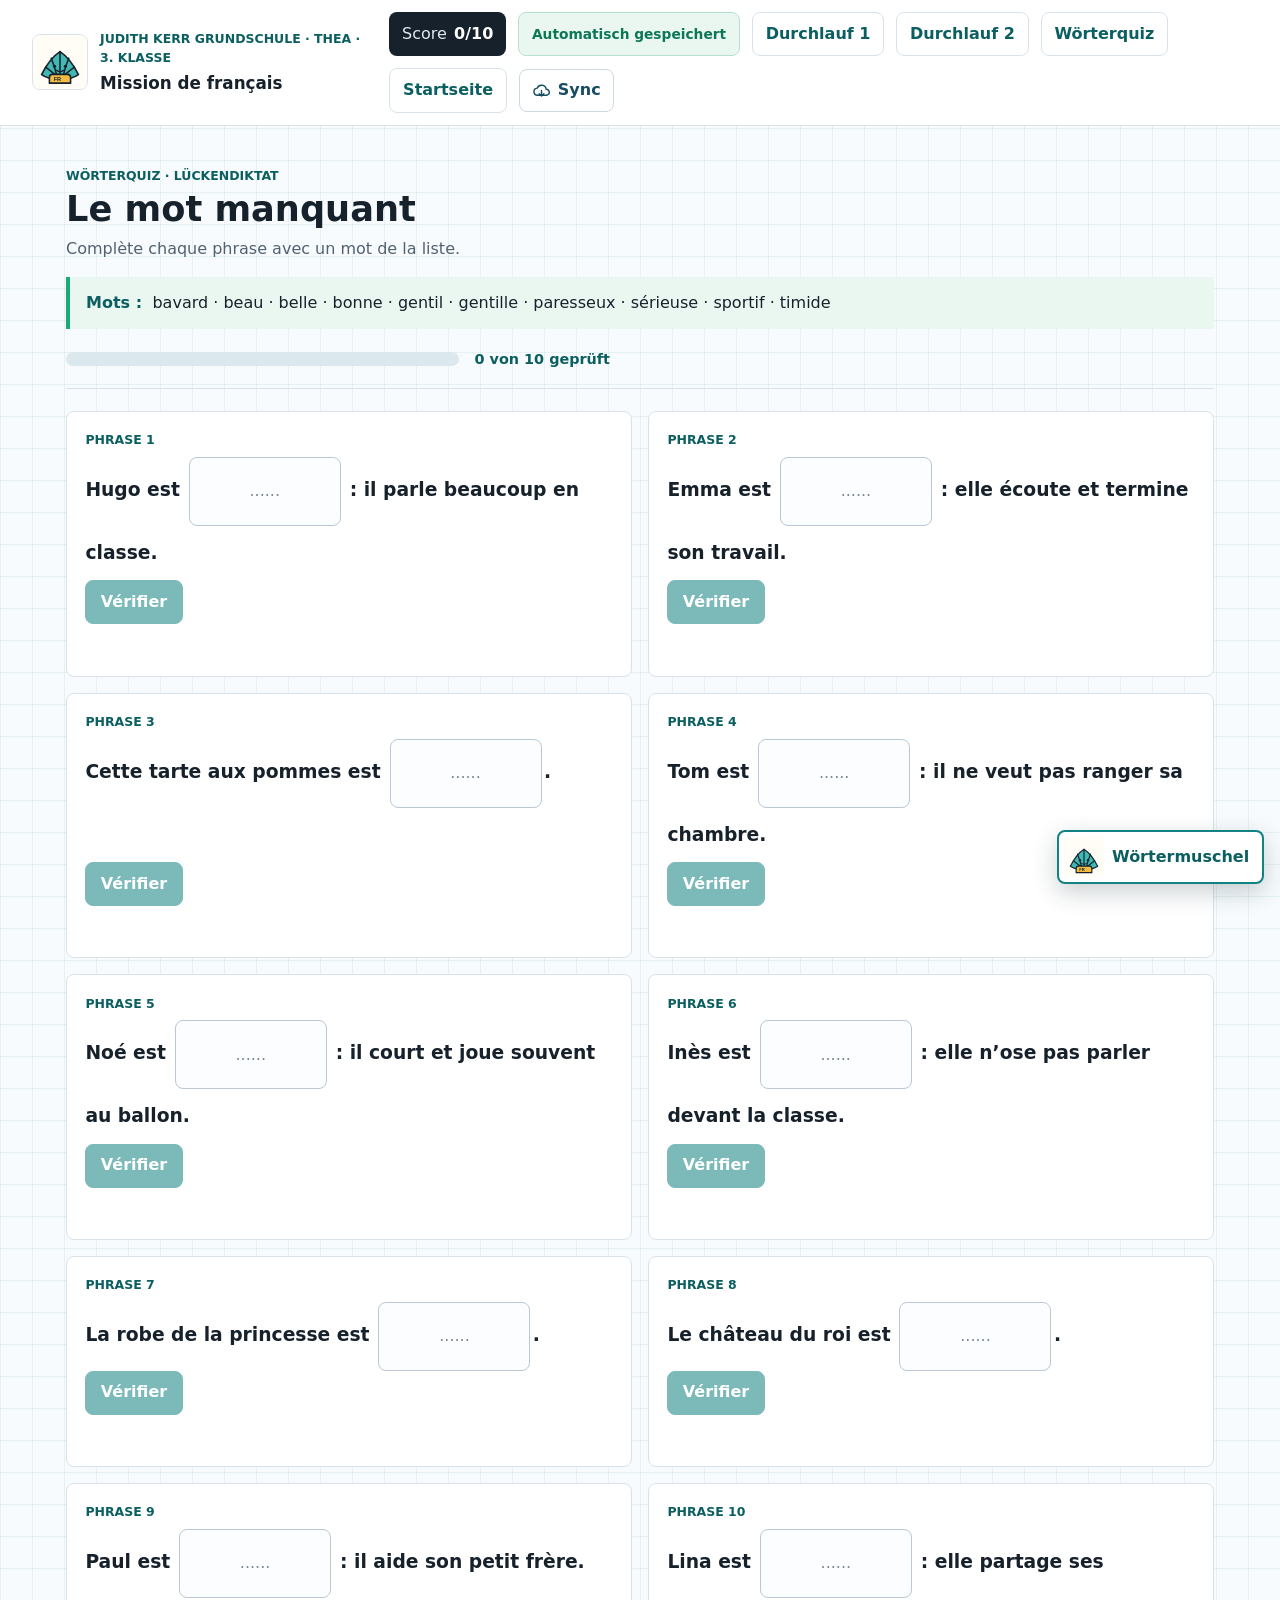
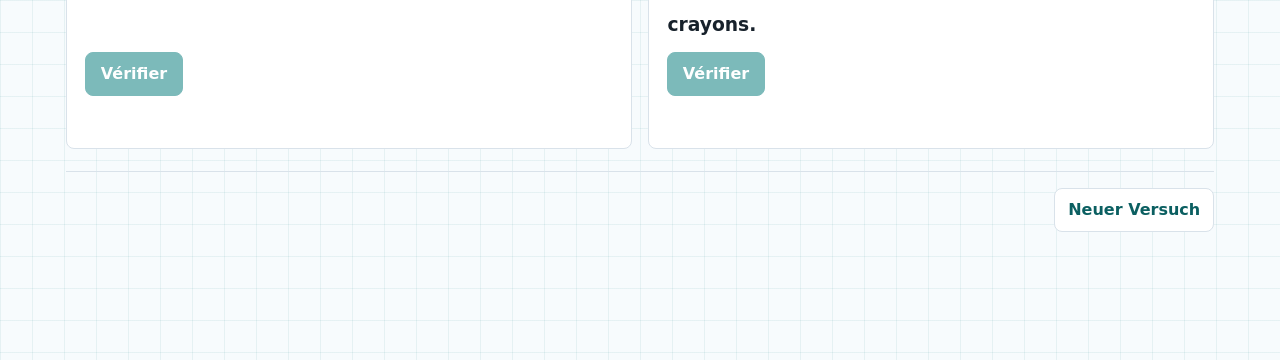
<file: docs/lueckendiktat.html>
<!doctype html>
<html lang="fr">
  <head>
    <meta charset="utf-8">
    <meta name="viewport" content="width=device-width, initial-scale=1">
    <title>Thea Aquamarine - Lückendiktat</title>
    <meta name="description" content="Zehn französische Sätze mit Lücken für Thea.">
    <meta name="theme-color" content="#128283">
    <meta name="apple-mobile-web-app-capable" content="yes">
    <meta name="apple-mobile-web-app-title" content="Thea Français">
    <link rel="manifest" href="manifest.webmanifest">
    <link rel="icon" href="assets/icons/favicon-32.png" type="image/png" sizes="32x32">
    <link rel="apple-touch-icon" href="assets/icons/apple-touch-icon.png" sizes="180x180">
    <link rel="stylesheet" href="styles.css?v=20260927-dictee">
    <link rel="stylesheet" href="woerter-quiz.css?v=20260927-dictee">
    <link rel="stylesheet" href="lueckendiktat.css?v=20260927-dictee">
    <link rel="stylesheet" href="dictionary.css?v=20260928-thea1">
  </head>
  <body class="dictionary-page">
    <a class="skip-link" href="#main">Aller au quiz</a>
    <header class="topbar">
      <div class="brand">
        <img src="assets/aquamarine-shell.svg" width="56" height="56" alt="Muschel mit französischem Heft">
        <div>
          <p class="eyebrow">Judith Kerr Grundschule · Thea · 3. Klasse</p>
          <p class="brand-title">Mission de français</p>
        </div>
      </div>
      <div class="top-actions">
        <div class="score-pill" aria-live="polite">
          <span>Score</span>
          <strong><span id="score">0</span>/10</strong>
        </div>
        <div class="save-status" id="saveStatus" role="status">Automatisch gespeichert</div>
        <a class="nav-link" href="durchlauf-1.html">Durchlauf 1</a>
        <a class="nav-link" href="durchlauf-2.html">Durchlauf 2</a>
        <a class="nav-link" href="woerter-quiz.html">Wörterquiz</a>
        <a class="nav-link" href="uebersicht.html">Startseite</a>
      </div>
    </header>

    <main id="main">
      <section class="quiz-heading" aria-labelledby="quiz-title">
        <p class="eyebrow">Wörterquiz · Lückendiktat</p>
        <h1 id="quiz-title">Le mot manquant</h1>
        <p>Complète chaque phrase avec un mot de la liste.</p>
        <div class="dictation-word-list" aria-label="Mots à utiliser">
          <strong>Mots :</strong>
          <span>bavard · beau · belle · bonne · gentil · gentille · paresseux · sérieuse · sportif · timide</span>
        </div>
        <div class="quiz-progress" aria-label="Fortschritt">
          <div class="progress-track"><div class="progress-fill" id="progressFill"></div></div>
          <strong id="progressLabel">0 von 10 geprüft</strong>
        </div>
      </section>

      <section class="quiz-grid" id="quizGrid" aria-label="Phrases à compléter"></section>

      <div class="quiz-footer">
        <p id="quizResult" role="status" aria-live="polite"></p>
        <button class="nav-link quiz-restart" id="restartBtn" type="button">Neuer Versuch</button>
      </div>
    </main>

    <script src="school-sync.js?v=20261005-devicebackup1" data-profile="thea" data-apps="lueckendiktat.js?v=20260927-dictee|dictionary.js?v=20260928-thea1"></script>
  </body>
</html>
</file>
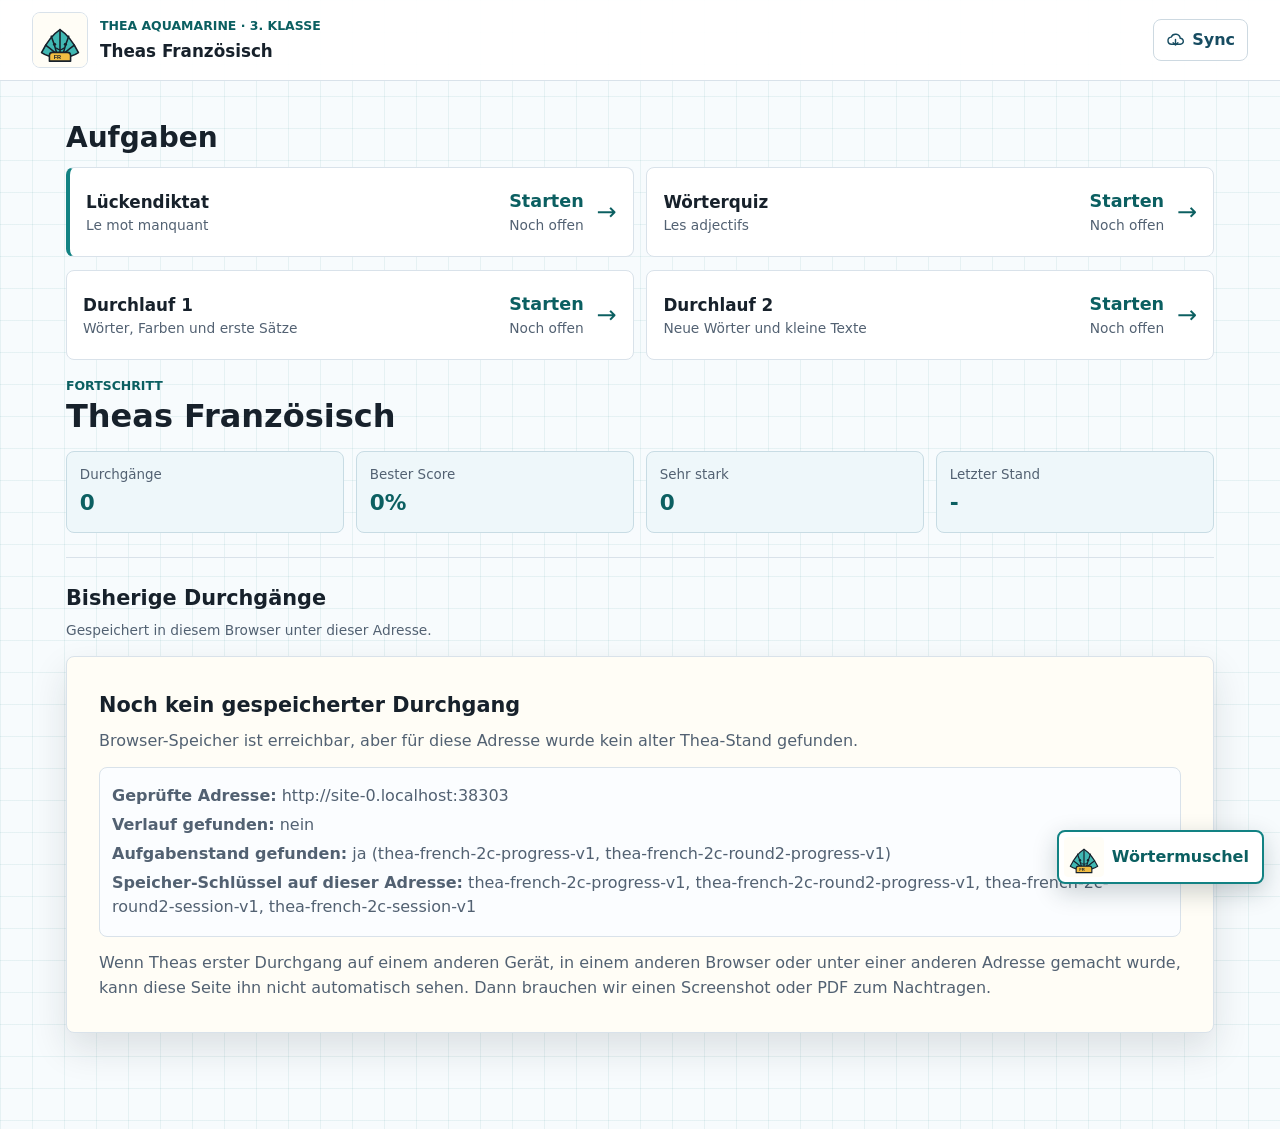
<file: docs/uebersicht.html>
<!doctype html>
<html lang="de">
  <head>
    <meta charset="utf-8">
    <meta name="viewport" content="width=device-width, initial-scale=1">
    <title>Thea Aquamarine - Französisch</title>
    <meta name="description" content="Theas Französisch-Aufgaben und ihre bisherigen Ergebnisse.">
    <meta name="theme-color" content="#128283">
    <meta name="apple-mobile-web-app-capable" content="yes">
    <meta name="apple-mobile-web-app-title" content="Thea Français">
    <link rel="manifest" href="manifest.webmanifest">
    <link rel="icon" href="assets/icons/favicon-32.png?v=20260531-icon" type="image/png" sizes="32x32">
    <link rel="icon" href="assets/icons/thea-icon-192.png?v=20260531-icon" type="image/png" sizes="192x192">
    <link rel="apple-touch-icon" href="assets/icons/apple-touch-icon.png?v=20260531-icon" sizes="180x180">
    <link rel="stylesheet" href="styles.css?v=20260927-home">
    <link rel="stylesheet" href="startseite.css?v=20260928-home">
    <link rel="stylesheet" href="dictionary.css?v=20260928-thea1">
  </head>
  <body class="dictionary-page">
    <header class="topbar">
      <div class="brand">
        <img src="assets/aquamarine-shell.svg" width="56" height="56" alt="Muschel mit französischem Heft">
        <div>
          <p class="eyebrow">Thea Aquamarine · 3. Klasse</p>
          <p class="brand-title">Theas Französisch</p>
        </div>
      </div>
    </header>

    <main>
      <section class="quiz-section" aria-labelledby="quiz-title">
        <h1 id="quiz-title">Aufgaben</h1>
        <div class="quiz-list" id="quizList"></div>
      </section>

      <section class="overview-home" aria-labelledby="home-title">
        <p class="eyebrow">Fortschritt</p>
        <h2 id="home-title">Theas Französisch</h2>
        <div class="summary-grid" id="summaryGrid"></div>
      </section>

      <section class="runs-section" id="durchgaenge" aria-labelledby="runs-title">
        <div class="runs-heading">
          <h2 id="runs-title">Bisherige Durchgänge</h2>
          <p>Gespeichert in diesem Browser unter dieser Adresse.</p>
        </div>
        <div class="history-list" id="historyList"></div>
      </section>
    </main>

    <script src="school-sync.js?v=20261005-devicebackup1" data-profile="thea" data-apps="overview.js?v=20260928-home|dictionary.js?v=20260928-thea1"></script>
  </body>
</html>
</file>
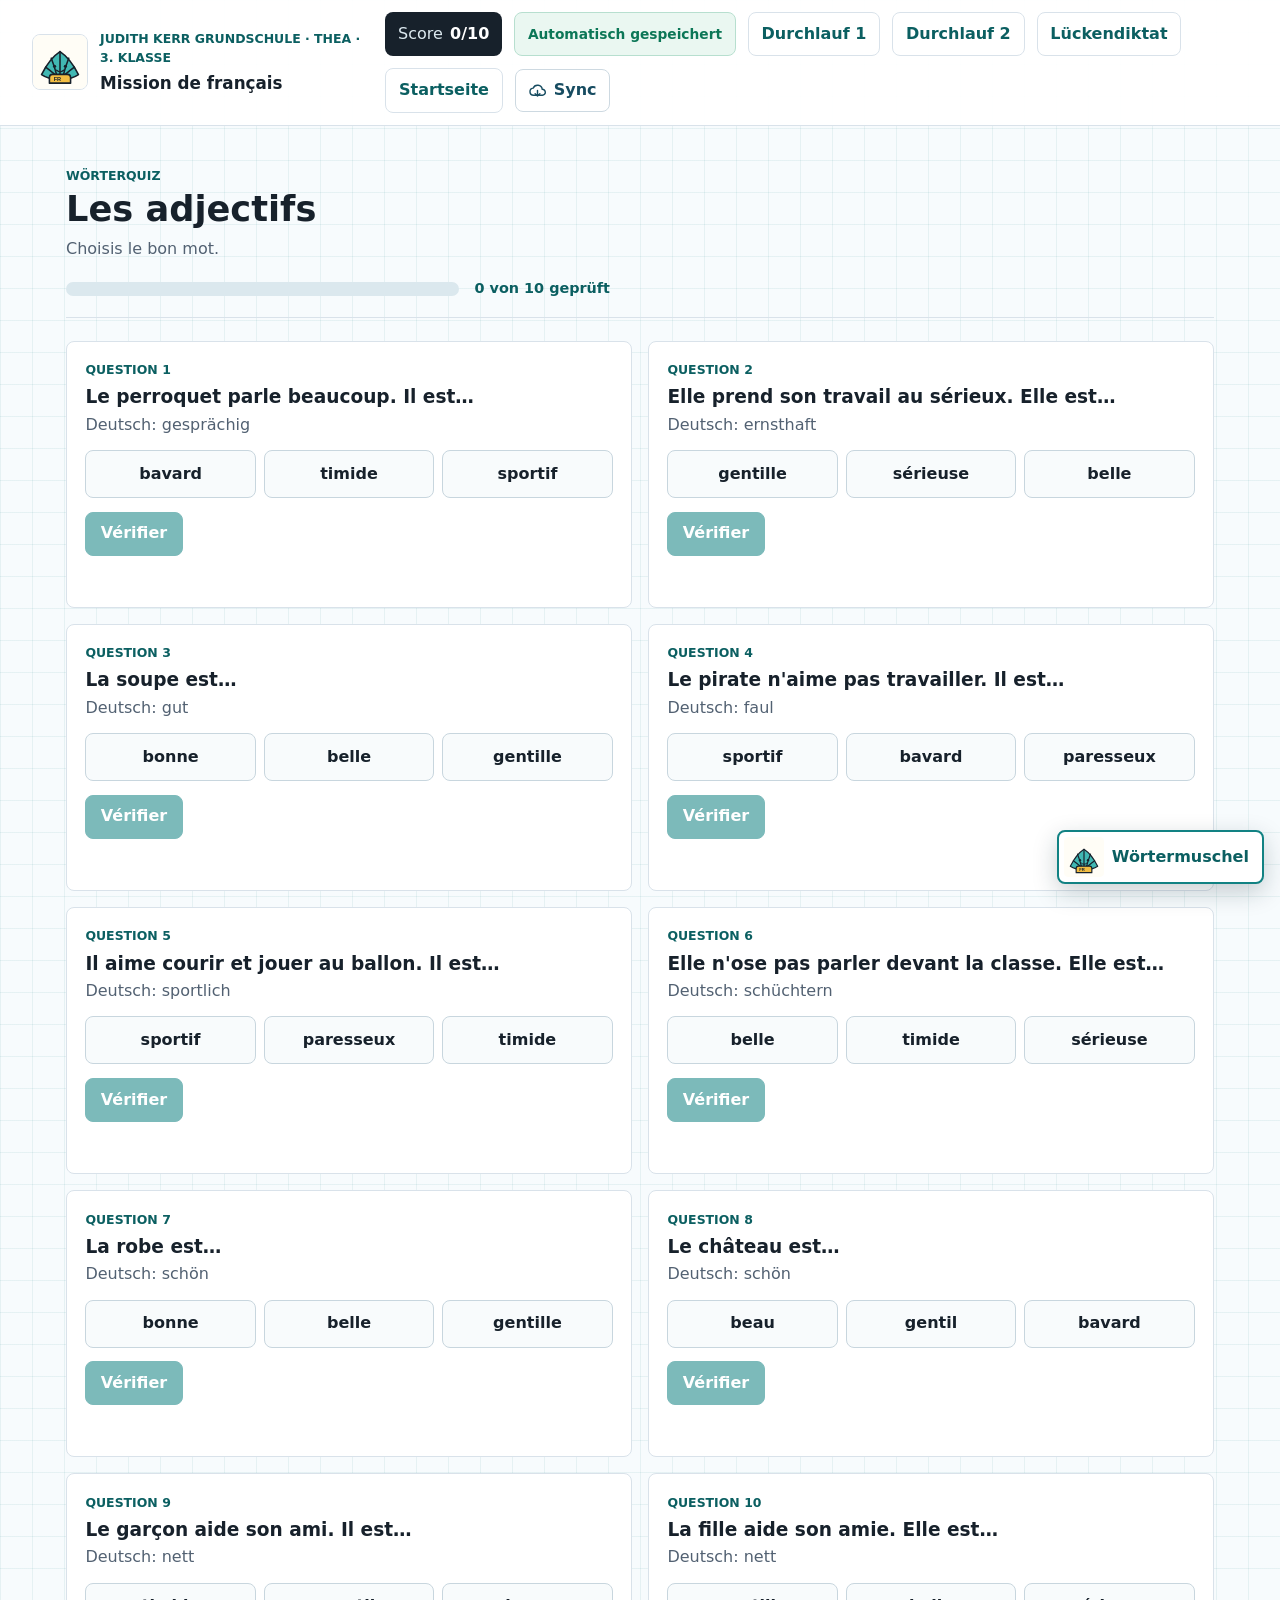
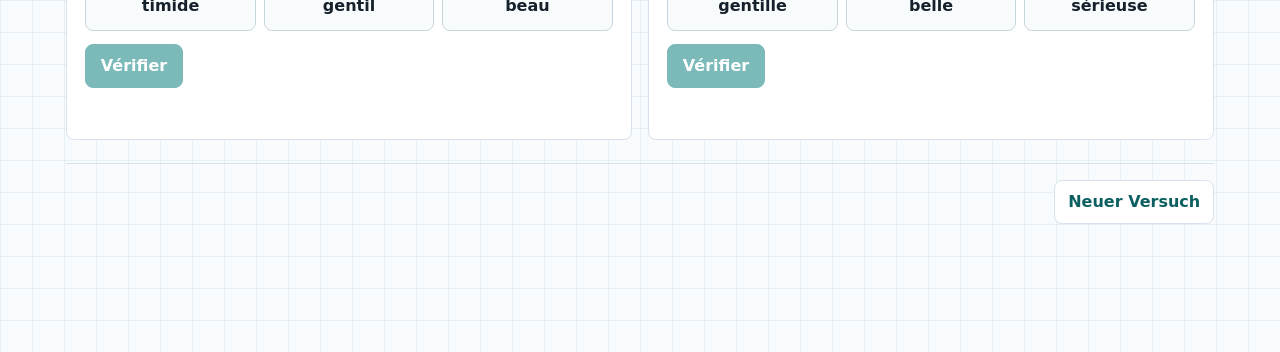
<file: docs/woerter-quiz.html>
<!doctype html>
<html lang="fr">
  <head>
    <meta charset="utf-8">
    <meta name="viewport" content="width=device-width, initial-scale=1">
    <title>Thea Aquamarine - Quiz des adjectifs</title>
    <meta name="description" content="Französisches Wörterquiz für Thea mit zehn Adjektiven.">
    <meta name="theme-color" content="#128283">
    <meta name="apple-mobile-web-app-capable" content="yes">
    <meta name="apple-mobile-web-app-title" content="Thea Français">
    <link rel="manifest" href="manifest.webmanifest">
    <link rel="icon" href="assets/icons/favicon-32.png" type="image/png" sizes="32x32">
    <link rel="apple-touch-icon" href="assets/icons/apple-touch-icon.png" sizes="180x180">
    <link rel="stylesheet" href="styles.css?v=20260927-quiz">
    <link rel="stylesheet" href="woerter-quiz.css?v=20260927-quiz">
    <link rel="stylesheet" href="dictionary.css?v=20260928-thea1">
  </head>
  <body class="dictionary-page">
    <a class="skip-link" href="#main">Aller au quiz</a>
    <header class="topbar">
      <div class="brand">
        <img src="assets/aquamarine-shell.svg" width="56" height="56" alt="Muschel mit französischem Heft">
        <div>
          <p class="eyebrow">Judith Kerr Grundschule · Thea · 3. Klasse</p>
          <p class="brand-title">Mission de français</p>
        </div>
      </div>
      <div class="top-actions">
        <div class="score-pill" aria-live="polite">
          <span>Score</span>
          <strong><span id="score">0</span>/10</strong>
        </div>
        <div class="save-status" id="saveStatus" role="status">Automatisch gespeichert</div>
        <a class="nav-link" href="durchlauf-1.html">Durchlauf 1</a>
        <a class="nav-link" href="durchlauf-2.html">Durchlauf 2</a>
        <a class="nav-link" href="lueckendiktat.html">Lückendiktat</a>
        <a class="nav-link" href="uebersicht.html">Startseite</a>
      </div>
    </header>

    <main id="main">
      <section class="quiz-heading" aria-labelledby="quiz-title">
        <p class="eyebrow">Wörterquiz</p>
        <h1 id="quiz-title">Les adjectifs</h1>
        <p>Choisis le bon mot.</p>
        <div class="quiz-progress" aria-label="Fortschritt">
          <div class="progress-track"><div class="progress-fill" id="progressFill"></div></div>
          <strong id="progressLabel">0 von 10 geprüft</strong>
        </div>
      </section>

      <section class="quiz-grid" id="quizGrid" aria-label="Questions"></section>

      <div class="quiz-footer">
        <p id="quizResult" role="status" aria-live="polite"></p>
        <button class="nav-link quiz-restart" id="restartBtn" type="button">Neuer Versuch</button>
      </div>
    </main>

    <script src="school-sync.js?v=20261005-devicebackup1" data-profile="thea" data-apps="woerter-quiz.js?v=20260927-quiz|dictionary.js?v=20260928-thea1"></script>
  </body>
</html>
</file>
<file: docs/styles.css>
:root {
  --ink: #17212b;
  --muted: #526172;
  --paper: #fffdf6;
  --surface: #ffffff;
  --line: #d9e2ea;
  --primary: #128283;
  --primary-strong: #0b5f61;
  --mint: #1ca87d;
  --sun: #f2bd42;
  --coral: #e85d75;
  --shadow: 0 16px 36px rgba(23, 33, 43, 0.12);
  color-scheme: light;
  font-family:
    Avenir Next,
    Avenir,
    Inter,
    system-ui,
    -apple-system,
    BlinkMacSystemFont,
    "Segoe UI",
    sans-serif;
}

* {
  box-sizing: border-box;
}

html {
  scroll-behavior: smooth;
}

body {
  margin: 0;
  background:
    linear-gradient(90deg, rgba(18, 130, 131, 0.08) 1px, transparent 1px),
    linear-gradient(rgba(18, 130, 131, 0.08) 1px, transparent 1px),
    #f7fbfd;
  background-size: 32px 32px;
  color: var(--ink);
  font-size: 16px;
  line-height: 1.55;
}

button,
input,
textarea {
  font: inherit;
}

button {
  cursor: pointer;
}

a {
  color: inherit;
}

.skip-link {
  background: var(--ink);
  color: white;
  left: 1rem;
  padding: 0.75rem 1rem;
  position: fixed;
  top: -5rem;
  z-index: 20;
}

.skip-link:focus {
  top: 1rem;
}

.topbar {
  align-items: center;
  background: rgba(255, 255, 255, 0.94);
  border-bottom: 1px solid var(--line);
  display: flex;
  gap: 1rem;
  justify-content: space-between;
  padding: 0.75rem clamp(1rem, 4vw, 2rem);
  position: sticky;
  top: 0;
  z-index: 10;
}

.brand,
.top-actions {
  align-items: center;
  display: flex;
  gap: 0.75rem;
}

.brand img {
  border: 1px solid var(--line);
  border-radius: 8px;
  flex: 0 0 auto;
}

.eyebrow {
  color: var(--primary-strong);
  font-size: 0.78rem;
  font-weight: 800;
  letter-spacing: 0;
  margin: 0 0 0.18rem;
  text-transform: uppercase;
}

.brand-title {
  font-size: 1.05rem;
  font-weight: 800;
  margin: 0;
}

.score-pill,
.save-status,
.nav-link {
  align-items: center;
  border-radius: 8px;
  display: inline-flex;
  min-height: 44px;
  padding: 0.55rem 0.8rem;
}

.score-pill {
  background: var(--ink);
  color: white;
  gap: 0.45rem;
}

.score-pill span {
  color: #dce9ef;
}

.score-pill strong span {
  color: white;
}

.save-status {
  background: #eaf7f1;
  border: 1px solid #b7dfcf;
  color: #0c7757;
  font-size: 0.86rem;
  font-weight: 700;
  white-space: nowrap;
}

.nav-link {
  background: var(--surface);
  border: 1px solid var(--line);
  color: var(--primary-strong);
  font-weight: 800;
  text-decoration: none;
}

.top-pdf-run-button {
  background: var(--primary);
  border-color: var(--primary);
  color: white;
}

.icon-button {
  align-items: center;
  background: var(--surface);
  border: 1px solid var(--line);
  border-radius: 8px;
  color: var(--primary-strong);
  display: inline-flex;
  height: 44px;
  justify-content: center;
  width: 44px;
}

.icon-button svg,
.check-button svg {
  fill: none;
  height: 1.2rem;
  stroke: currentColor;
  stroke-linecap: round;
  stroke-linejoin: round;
  stroke-width: 2.4;
  width: 1.2rem;
}

main {
  margin: 0 auto;
  max-width: 1180px;
  padding: 1rem;
}

.intro-band {
  align-items: stretch;
  display: grid;
  gap: 1rem;
  grid-template-columns: minmax(0, 1.45fr) minmax(280px, 0.55fr);
  margin: 1rem 0;
}

.intro-copy,
.mission-meter,
.overview-card,
.history-card,
.empty-state {
  background: var(--paper);
  border: 1px solid var(--line);
  border-radius: 8px;
  box-shadow: var(--shadow);
  padding: clamp(1rem, 3vw, 2rem);
}

.intro-copy h1,
.overview-card h1,
.empty-state h1 {
  font-size: 2rem;
  line-height: 1.08;
  margin: 0 0 0.85rem;
}

.intro-copy p:last-child,
.overview-card p,
.empty-state p {
  color: var(--muted);
  margin: 0;
}

.mission-meter {
  display: flex;
  flex-direction: column;
  justify-content: center;
  min-height: 190px;
}

.mission-meter > div:first-child {
  align-items: baseline;
  display: flex;
  justify-content: space-between;
}

.mission-meter span,
.mission-meter p {
  color: var(--muted);
}

.mission-meter strong {
  color: var(--mint);
  font-size: 1.6rem;
}

.progress-track {
  background: #dbe8ee;
  border-radius: 999px;
  height: 14px;
  margin: 1rem 0;
  overflow: hidden;
}

.progress-fill {
  background: linear-gradient(90deg, var(--primary), var(--mint), var(--sun));
  height: 100%;
  transition: width 180ms ease-out;
  width: 0%;
}

.mission-nav,
.word-row,
.choice-row,
.word-bank {
  display: flex;
  flex-wrap: wrap;
  gap: 0.5rem;
}

.mission-nav {
  margin: 1rem 0 1.25rem;
}

.mission-nav button,
.word-row button,
.choice-row button,
.word-bank span {
  align-items: center;
  background: var(--surface);
  border: 1px solid var(--line);
  border-radius: 8px;
  color: var(--primary-strong);
  display: inline-flex;
  min-height: 44px;
  padding: 0.55rem 0.8rem;
}

.word-bank span {
  background: #fff5d8;
  color: #69450a;
}

.word-row button[aria-pressed="true"],
.choice-row button[aria-pressed="true"] {
  background: var(--primary);
  border-color: var(--primary);
  color: white;
}

.choice-row.triple button {
  flex: 1 1 90px;
  justify-content: center;
}

.mission-nav button:hover,
.mission-nav button:focus-visible,
.nav-link:hover,
.nav-link:focus-visible,
.icon-button:hover,
.icon-button:focus-visible {
  border-color: var(--primary);
  box-shadow: 0 0 0 3px rgba(18, 130, 131, 0.16);
  outline: 0;
}

.mission-band {
  background: rgba(255, 255, 255, 0.9);
  border: 1px solid var(--line);
  border-radius: 8px;
  margin: 1rem 0;
  padding: clamp(1rem, 3vw, 1.5rem);
}

.mission-band.alt {
  background: rgba(255, 253, 246, 0.94);
}

.section-heading {
  border-left: 6px solid var(--sun);
  margin-bottom: 1rem;
  padding-left: 1rem;
}

.section-heading h2 {
  font-size: 1.45rem;
  line-height: 1.2;
  margin: 0 0 0.3rem;
}

.section-heading p:last-child {
  color: var(--muted);
  margin: 0;
}

.exercise-grid,
.writing-grid {
  display: grid;
  gap: 0.8rem;
  grid-template-columns: repeat(2, minmax(0, 1fr));
}

.exercise {
  background: var(--surface);
  border: 1px solid var(--line);
  border-radius: 8px;
  display: flex;
  flex-direction: column;
  gap: 0.55rem;
  min-width: 0;
  padding: 0.9rem;
}

.exercise p {
  margin: 0;
}

input,
textarea {
  background: #fbfdff;
  border: 1px solid #b9c8d4;
  border-radius: 8px;
  color: var(--ink);
  min-height: 44px;
  padding: 0.65rem 0.75rem;
  width: 100%;
}

textarea {
  min-height: 100px;
  resize: vertical;
}

input:focus,
textarea:focus {
  border-color: var(--primary);
  box-shadow: 0 0 0 3px rgba(18, 130, 131, 0.16);
  outline: 0;
}

.reading {
  background: var(--ink);
  border-radius: 8px;
  color: white;
  font-size: 1.05rem;
  margin: 0 0 1rem;
  padding: 1rem;
}

.feedback {
  color: var(--muted);
  display: block;
  min-height: 1.4rem;
}

.is-correct {
  border-color: rgba(28, 168, 125, 0.75);
  box-shadow: inset 0 0 0 1px rgba(28, 168, 125, 0.3);
}

.is-wrong {
  border-color: rgba(232, 93, 117, 0.8);
  box-shadow: inset 0 0 0 1px rgba(232, 93, 117, 0.24);
}

.is-correct .feedback {
  color: #0c7757;
  font-weight: 700;
}

.is-wrong .feedback {
  color: #a8203a;
  font-weight: 700;
}

.check-button {
  align-items: center;
  background: var(--primary);
  border: 1px solid var(--primary);
  border-radius: 8px;
  color: white;
  display: inline-flex;
  gap: 0.5rem;
  margin-top: 1rem;
  min-height: 48px;
  padding: 0.65rem 1rem;
}

.check-button:hover,
.check-button:focus-visible {
  background: var(--primary-strong);
  box-shadow: 0 0 0 3px rgba(18, 130, 131, 0.2);
  outline: 0;
}

.toast {
  background: var(--ink);
  border-radius: 8px;
  bottom: 1rem;
  box-shadow: var(--shadow);
  color: white;
  left: 50%;
  max-width: min(92vw, 520px);
  opacity: 0;
  padding: 0.9rem 1rem;
  pointer-events: none;
  position: fixed;
  transform: translate(-50%, 1rem);
  transition: opacity 180ms ease-out, transform 180ms ease-out;
  z-index: 30;
}

.toast.show {
  opacity: 1;
  transform: translate(-50%, 0);
}

.summary-grid {
  display: grid;
  gap: 0.75rem;
  grid-template-columns: repeat(4, minmax(0, 1fr));
  margin-top: 1rem;
}

.summary-item {
  background: #eef7fa;
  border: 1px solid #c8dce4;
  border-radius: 8px;
  padding: 0.8rem;
}

.summary-item span {
  color: var(--muted);
  display: block;
  font-size: 0.84rem;
}

.summary-item strong {
  color: var(--primary-strong);
  display: block;
  font-size: 1.35rem;
}

.history-list {
  display: grid;
  gap: 0.85rem;
  margin-top: 1rem;
}

.history-card h2 {
  font-size: 1.2rem;
  margin: 0 0 0.35rem;
}

.history-card header,
.mission-result {
  align-items: center;
  display: grid;
  gap: 0.6rem;
  grid-template-columns: minmax(0, 1fr) auto;
}

.status-badge {
  border-radius: 8px;
  display: inline-flex;
  font-weight: 800;
  padding: 0.35rem 0.55rem;
  white-space: nowrap;
}

.status-badge.good {
  background: #eaf7f1;
  color: #0c7757;
}

.status-badge.work {
  background: #fff5d8;
  color: #69450a;
}

.history-note {
  color: var(--muted);
  font-size: 0.92rem;
  margin: 0.35rem 0 0;
}

.storage-diagnostic {
  background: #fbfdff;
  border: 1px solid var(--line);
  border-radius: 8px;
  margin: 0.85rem 0;
  padding: 0.75rem;
}

.storage-diagnostic p {
  margin: 0.25rem 0;
  overflow-wrap: anywhere;
}

.run-details {
  border-top: 1px solid var(--line);
  margin-top: 0.85rem;
  padding-top: 0.75rem;
}

.run-details > summary {
  align-items: center;
  background: #eaf7f7;
  border: 1px solid #b7dede;
  border-radius: 8px;
  color: var(--primary-strong);
  cursor: pointer;
  display: flex;
  font-weight: 800;
  gap: 0.75rem;
  justify-content: space-between;
  min-height: 44px;
  padding: 0.65rem 0.8rem;
}

.run-details > summary small {
  color: var(--muted);
  font-size: 0.86rem;
  font-weight: 700;
}

.answer-review {
  border-top: 1px solid var(--line);
  margin-top: 0.85rem;
  padding-top: 0.75rem;
}

.answer-review summary {
  color: var(--primary-strong);
  cursor: pointer;
  font-weight: 800;
}

.answer-group {
  margin-top: 0.8rem;
}

.answer-group h3 {
  font-size: 1rem;
  margin: 0 0 0.45rem;
}

.answer-group dl {
  display: grid;
  gap: 0.4rem;
  margin: 0;
}

.answer-group dl div {
  background: #fbfdff;
  border: 1px solid var(--line);
  border-radius: 8px;
  display: grid;
  gap: 0.45rem;
  grid-template-columns: minmax(0, 1fr) minmax(0, 1fr);
  padding: 0.55rem 0.65rem;
}

.answer-group dt,
.answer-group dd {
  margin: 0;
}

.answer-group dt {
  color: var(--muted);
}

.answer-group dd {
  color: var(--ink);
  font-weight: 750;
}

.mission-result-list {
  display: grid;
  gap: 0.5rem;
  margin-top: 0.85rem;
}

.mission-result {
  background: #fbfdff;
  border: 1px solid var(--line);
  border-radius: 8px;
  padding: 0.55rem 0.7rem;
}

.mission-result strong {
  display: block;
}

.mission-result span,
.history-card p {
  color: var(--muted);
}

.mistake-list {
  border-top: 1px solid var(--line);
  margin-top: 0.85rem;
  padding-top: 0.75rem;
}

.mistake-list h3 {
  font-size: 1rem;
  margin: 0 0 0.4rem;
}

.mistake-list ul {
  margin: 0;
  padding-left: 1.2rem;
}

@media (max-width: 1050px) {
  .topbar {
    align-items: flex-start;
    flex-direction: column;
  }

  .top-actions {
    flex-wrap: wrap;
    width: 100%;
  }
}

@media (max-width: 780px) {
  .score-pill,
  .save-status,
  .nav-link {
    flex: 1 1 150px;
    justify-content: center;
  }

  .intro-band,
  .exercise-grid,
  .writing-grid,
  .summary-grid,
  .history-card header,
  .answer-group dl div,
  .mission-result {
    grid-template-columns: 1fr;
  }
}

@media (prefers-reduced-motion: reduce) {
  *,
  *::before,
  *::after {
    scroll-behavior: auto !important;
    transition: none !important;
  }
}
</file>
<file: docs/woerter-quiz.css>
.quiz-heading {
  border-bottom: 1px solid var(--line);
  padding: 1.5rem 0 1.1rem;
}

.topbar .top-actions {
  flex-wrap: wrap;
}

.quiz-heading h1 {
  font-size: 2.2rem;
  line-height: 1.2;
  margin: 0;
}

.quiz-heading > p:last-of-type {
  color: var(--muted);
  margin: 0.4rem 0 1rem;
}

.quiz-progress {
  align-items: center;
  display: flex;
  gap: 1rem;
  max-width: 34rem;
}

.quiz-progress .progress-track {
  flex: 1;
  margin: 0;
}

.quiz-progress strong {
  color: var(--primary-strong);
  font-size: 0.9rem;
  white-space: nowrap;
}

.quiz-grid {
  display: grid;
  gap: 1rem;
  grid-template-columns: repeat(2, minmax(0, 1fr));
  padding: 1.4rem 0;
}

.quiz-question {
  background: var(--surface);
  border: 1px solid var(--line);
  border-radius: 8px;
  display: flex;
  flex-direction: column;
  min-width: 0;
  padding: 1.15rem;
}

.quiz-question.is-correct {
  border-color: #48a884;
  background: #f0faf5;
}

.quiz-question.is-wrong {
  border-color: var(--coral);
  background: #fff6f7;
}

.quiz-number {
  color: var(--primary-strong);
  font-size: 0.78rem;
  font-weight: 800;
  margin: 0;
  text-transform: uppercase;
}

.quiz-question h2 {
  font-size: 1.16rem;
  line-height: 1.35;
  margin: 0.3rem 0 0.2rem;
}

.quiz-cue {
  color: var(--muted);
  margin: 0 0 0.8rem;
}

.quiz-choices {
  display: grid;
  gap: 0.5rem;
  grid-template-columns: repeat(3, minmax(0, 1fr));
  margin-top: auto;
}

.quiz-choices button {
  background: #f8fbfc;
  border: 1px solid #c8d6de;
  border-radius: 8px;
  color: var(--ink);
  font-weight: 700;
  min-height: 48px;
  overflow-wrap: anywhere;
  padding: 0.5rem 0.35rem;
}

.quiz-choices button[aria-pressed="true"] {
  background: #d8f0eb;
  border-color: var(--primary);
  color: var(--primary-strong);
}

.quiz-choices button:focus-visible,
.quiz-check:focus-visible,
.quiz-restart:focus-visible {
  outline: 3px solid var(--sun);
  outline-offset: 2px;
}

.quiz-check {
  align-self: flex-start;
  background: var(--primary);
  border: 1px solid var(--primary);
  border-radius: 8px;
  color: white;
  font-weight: 800;
  margin-top: 0.85rem;
  min-height: 44px;
  padding: 0.5rem 0.9rem;
}

.quiz-check:disabled {
  cursor: not-allowed;
  opacity: 0.55;
}

.quiz-feedback {
  font-weight: 700;
  margin: 0.55rem 0 0;
  min-height: 1.5em;
}

.quiz-question.is-wrong .quiz-feedback {
  color: #a8324b;
}

.quiz-question.is-correct .quiz-feedback {
  color: #0c7757;
}

.quiz-footer {
  align-items: center;
  border-top: 1px solid var(--line);
  display: flex;
  gap: 1rem;
  justify-content: space-between;
  padding: 1rem 0 2rem;
}

.quiz-footer p {
  font-weight: 700;
  margin: 0;
}

@media (max-width: 780px) {
  .quiz-grid {
    grid-template-columns: 1fr;
  }
}

@media (max-width: 410px) {
  .quiz-choices {
    grid-template-columns: 1fr;
  }

  .quiz-footer,
  .quiz-progress {
    align-items: stretch;
    flex-direction: column;
  }
}
</file>
<file: docs/lueckendiktat.css>
.dictation-word-list {
  align-items: baseline;
  background: #eaf7f1;
  border-left: 4px solid var(--mint);
  display: flex;
  flex-wrap: wrap;
  gap: 0.3rem 0.65rem;
  line-height: 1.8;
  margin: 0.9rem 0 1.2rem;
  padding: 0.7rem 1rem;
}

.dictation-word-list strong {
  color: var(--primary-strong);
}

.dictation-sentence {
  display: block;
  font-size: 1.17rem;
  font-weight: 700;
  line-height: 2.9;
  margin: 0.45rem 0 0;
}

.dictation-sentence input {
  display: inline-block;
  font-size: 1rem;
  font-weight: 700;
  margin: 0 0.15rem;
  max-width: 100%;
  min-height: 44px;
  text-align: center;
  vertical-align: baseline;
  width: 9.5rem;
}

.dictation-sentence input::placeholder {
  color: #7c8994;
  font-weight: 500;
}

.quiz-question .quiz-check {
  margin-top: auto;
}

.quiz-question .quiz-feedback {
  min-height: 1.5em;
}
</file>
<file: docs/dictionary.css>
.dictionary-page main {
  padding-bottom: 6rem;
}

.dictionary {
  bottom: max(1rem, env(safe-area-inset-bottom));
  position: fixed;
  right: max(1rem, env(safe-area-inset-right));
  z-index: 30;
}

.dictionary-launcher {
  align-items: center;
  background: #fff;
  border: 2px solid var(--primary);
  border-radius: 8px;
  box-shadow: 0 8px 24px rgba(20, 42, 48, 0.22);
  color: var(--primary-strong);
  display: flex;
  font-weight: 800;
  gap: 0.5rem;
  min-height: 52px;
  padding: 0.3rem 0.8rem 0.3rem 0.3rem;
}

.dictionary-launcher img,
.dictionary-heading img {
  flex: 0 0 auto;
}

.dictionary-launcher:focus-visible,
.dictionary-close:focus-visible,
.dictionary-submit:focus-visible,
.dictionary textarea:focus-visible {
  outline: 3px solid #f2bd42;
  outline-offset: 2px;
}

.dictionary-panel {
  background: #fff;
  border: 1px solid #b8cfd7;
  border-radius: 8px;
  box-shadow: 0 14px 38px rgba(20, 42, 48, 0.25);
  margin-bottom: 0.7rem;
  max-height: calc(100dvh - 6.5rem);
  overflow-y: auto;
  padding: 1rem;
  width: min(360px, calc(100vw - 2rem));
}

.dictionary-panel[hidden],
.dictionary-answer[hidden] {
  display: none;
}

.dictionary-heading {
  align-items: center;
  display: flex;
  gap: 0.6rem;
  margin-bottom: 0.9rem;
}

.dictionary-heading h2 {
  font-size: 1.2rem;
  line-height: 1.2;
  margin: 0;
}

.dictionary-eyebrow {
  color: #527278;
  font-size: 0.7rem;
  font-weight: 800;
  margin: 0;
  text-transform: uppercase;
}

.dictionary-close {
  background: transparent;
  border: 0;
  color: #31535b;
  font-size: 1.7rem;
  height: 44px;
  line-height: 1;
  margin-left: auto;
  width: 44px;
}

.dictionary form {
  display: grid;
  gap: 0.55rem;
}

.dictionary label {
  color: #304d56;
  font-size: 0.9rem;
  font-weight: 700;
}

.dictionary textarea {
  border: 1px solid #a9c4ce;
  border-radius: 6px;
  color: #17212b;
  min-height: 80px;
  padding: 0.7rem;
  resize: vertical;
  width: 100%;
}

.dictionary-submit {
  background: var(--primary);
  border: 0;
  border-radius: 6px;
  color: #fff;
  font-weight: 800;
  min-height: 44px;
  padding: 0.55rem 0.8rem;
}

.dictionary-submit:disabled {
  cursor: wait;
  opacity: 0.7;
}

.dictionary-answer {
  background: #eaf5f3;
  border-left: 4px solid var(--primary);
  color: #163f48;
  margin-top: 0.8rem;
  overflow-wrap: anywhere;
  padding: 0.7rem 0.8rem;
  white-space: pre-wrap;
}

@media (max-width: 500px) {
  .dictionary {
    left: 0.75rem;
    right: 0.75rem;
  }

  .dictionary-launcher {
    margin-left: auto;
  }

  .dictionary-panel {
    width: 100%;
  }
}
</file>
<file: docs/startseite.css>
.overview-home {
  border-bottom: 1px solid var(--line);
  padding: 1rem 0 1.5rem;
}

.overview-home h2 {
  font-size: 2rem;
  line-height: 1.15;
  margin: 0;
}

.quiz-section,
.runs-section {
  margin-top: 1.5rem;
}

.quiz-section h1 {
  font-size: 1.75rem;
  line-height: 1.2;
  margin: 0 0 0.8rem;
}

.runs-section h2 {
  font-size: 1.3rem;
  margin: 0 0 0.8rem;
}

.quiz-list {
  display: grid;
  gap: 0.8rem;
  grid-template-columns: repeat(2, minmax(0, 1fr));
}

.quiz-entry {
  align-items: center;
  background: var(--surface);
  border: 1px solid var(--line);
  border-radius: 8px;
  display: grid;
  gap: 0.4rem 0.8rem;
  grid-template-columns: minmax(0, 1fr) auto auto;
  min-height: 90px;
  padding: 0.9rem 1rem;
  text-decoration: none;
}

.quiz-entry:hover,
.quiz-entry:focus-visible {
  border-color: var(--primary);
  box-shadow: 0 0 0 3px rgba(18, 130, 131, 0.13);
  outline: 0;
}

.quiz-entry:first-child {
  border-left: 4px solid var(--primary);
}

.quiz-entry-copy,
.quiz-entry-progress {
  display: flex;
  flex-direction: column;
  min-width: 0;
}

.quiz-entry-copy strong {
  color: var(--ink);
  font-size: 1.05rem;
}

.quiz-entry-copy small,
.quiz-entry-progress small,
.runs-heading p {
  color: var(--muted);
  font-size: 0.86rem;
}

.quiz-entry-progress {
  text-align: right;
}

.quiz-entry-progress strong {
  color: var(--primary-strong);
  font-size: 1.1rem;
  white-space: nowrap;
}

.quiz-entry-arrow {
  color: var(--primary-strong);
  font-size: 1.5rem;
  line-height: 1;
}

.runs-heading p {
  margin: -0.45rem 0 0;
}

.runs-section .history-list {
  margin-top: 0.9rem;
}

.empty-state h2 {
  font-size: 1.3rem;
  margin: 0 0 0.5rem;
}

@media (max-width: 800px) {
  .quiz-list {
    grid-template-columns: 1fr;
  }
}

@media (max-width: 780px) {
  .overview-home .summary-grid {
    grid-template-columns: repeat(2, minmax(0, 1fr));
  }
}

@media (max-width: 380px) {
  .quiz-entry {
    grid-template-columns: minmax(0, 1fr) auto;
  }

  .quiz-entry-arrow {
    display: none;
  }
}
</file>
